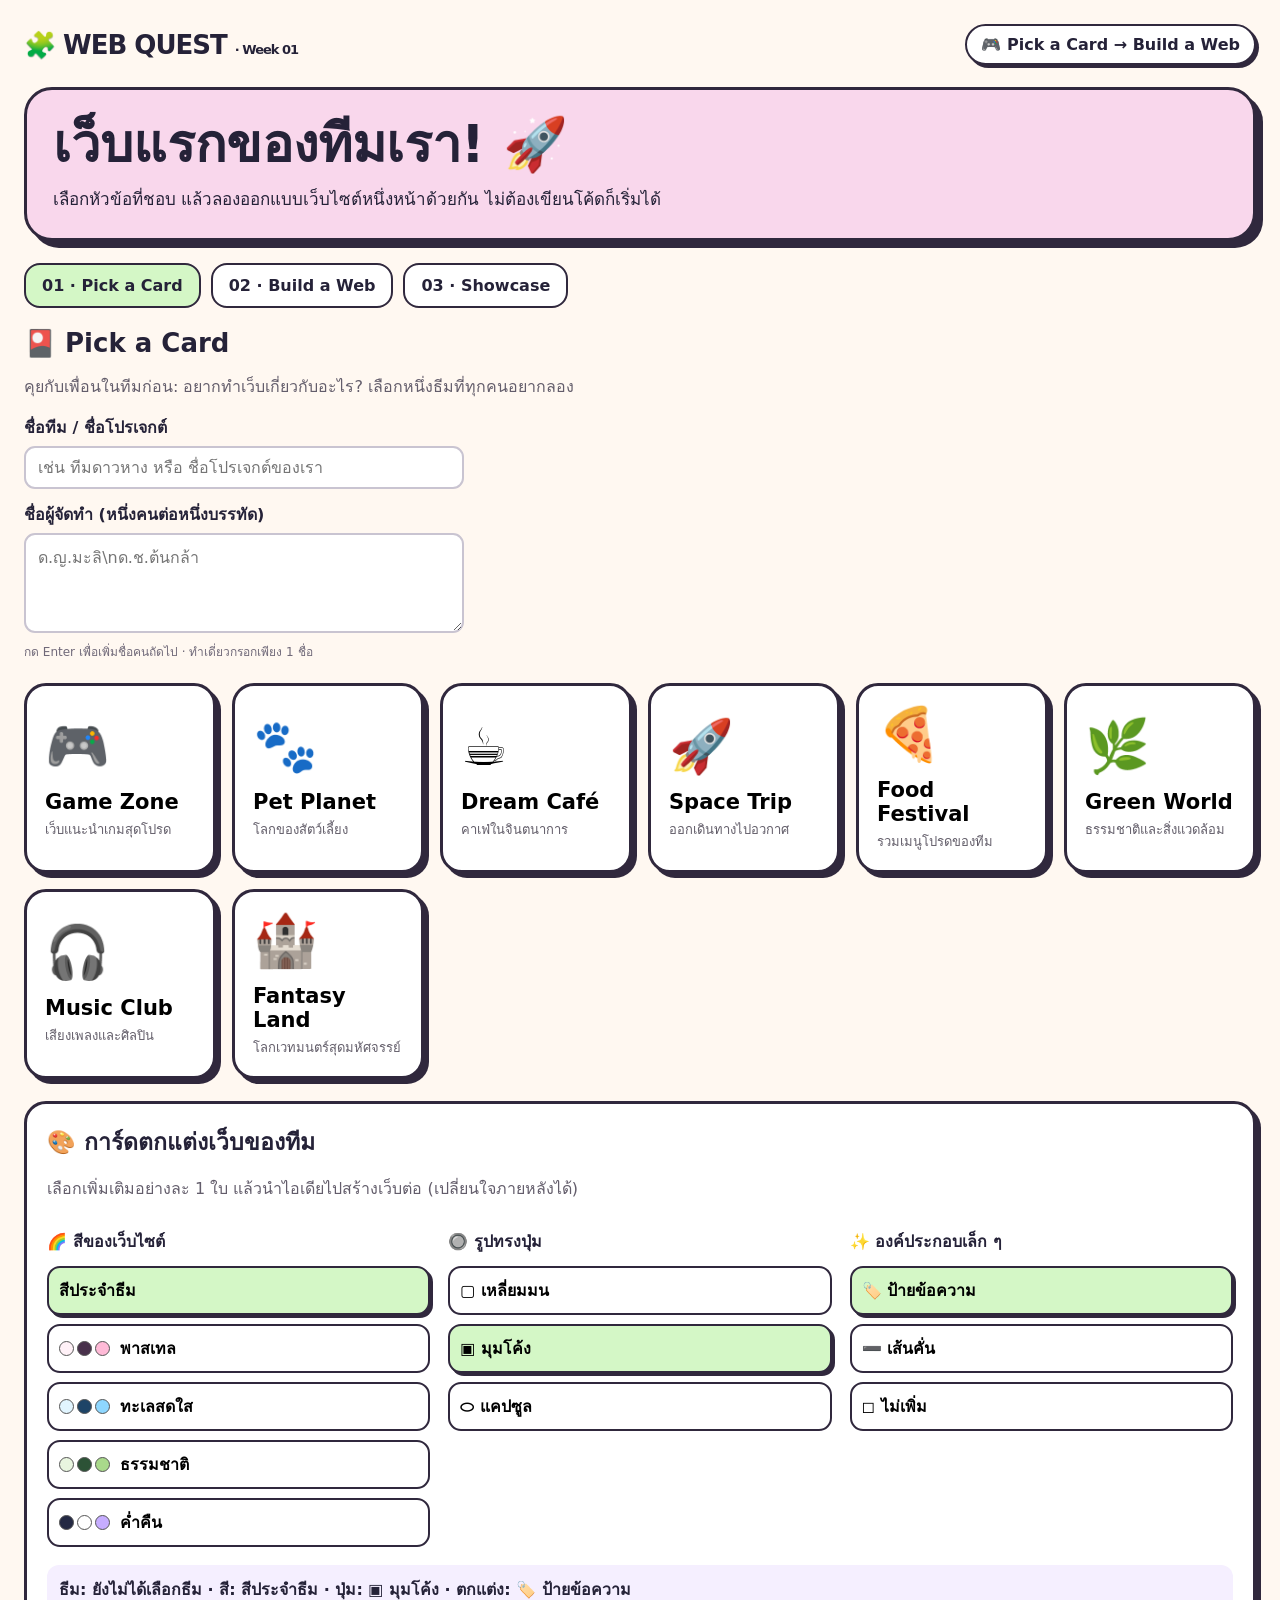
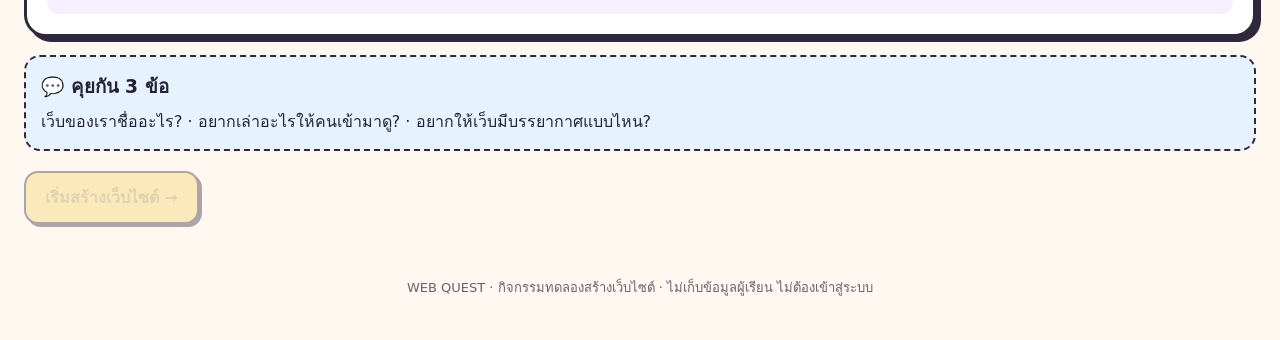
<file: index.html>
<!doctype html>
<html lang="th">

<head>
    <meta charset="utf-8">
    <meta name="viewport" content="width=device-width,initial-scale=1">
    <title>Pick a Card · Build a Web</title>
    <style>
        :root {
            font-family: system-ui, 'Segoe UI', Tahoma, sans-serif;
            color: #252238;
            background: #fff8f1
        }

        * {
            box-sizing: border-box
        }

        body {
            margin: 0
        }

        .shell {
            max-width: 1350px;
            margin: auto;
            padding: 24px
        }

        header {
            display: flex;
            align-items: center;
            justify-content: space-between;
            gap: 12px;
            flex-wrap: wrap
        }

        .brand {
            font-size: 26px;
            font-weight: 900;
            letter-spacing: -1px
        }

        .pill {
            background: #fff;
            border: 2px solid #30283d;
            border-radius: 99px;
            padding: 9px 14px;
            font-weight: 750;
            box-shadow: 3px 3px #30283d
        }

        .hero {
            background: #f9d7ec;
            border: 3px solid #30283d;
            border-radius: 28px;
            padding: 26px;
            margin: 22px 0;
            box-shadow: 7px 7px #30283d
        }

        .hero h1 {
            font-size: clamp(30px, 5vw, 52px);
            line-height: 1.1;
            margin: 0 0 12px
        }

        .hero p {
            margin: 0;
            font-size: 17px
        }

        .steps {
            display: flex;
            gap: 10px;
            flex-wrap: wrap;
            margin: 20px 0
        }

        .step {
            padding: 11px 16px;
            border-radius: 16px;
            border: 2px solid #30283d;
            background: white;
            font-weight: 800
        }

        .step.active {
            background: #d4f7c6
        }

        .screen {
            display: none
        }

        .screen.active {
            display: block
        }

        .section-title {
            font-size: 26px;
            margin: 20px 0 8px
        }

        .muted {
            color: #635d6b
        }

        .cards {
            display: grid;
            grid-template-columns: repeat(auto-fit, minmax(180px, 1fr));
            gap: 16px;
            margin: 22px 0
        }

        .theme-card {
            background: #fff;
            border: 3px solid #30283d;
            border-radius: 22px;
            padding: 18px;
            text-align: left;
            cursor: pointer;
            min-height: 190px;
            box-shadow: 5px 5px #30283d;
            transition: transform .15s, box-shadow .15s;
            font: inherit
        }

        .theme-card:hover,
        .theme-card:focus-visible {
            transform: translate(-2px, -2px);
            box-shadow: 7px 7px #30283d
        }

        .theme-card.selected {
            background: #d4f7c6;
            outline: 3px solid #8acb70;
            outline-offset: 3px
        }

        .theme-emoji {
            font-size: 52px;
            display: block;
            margin-bottom: 13px
        }

        .theme-name {
            font-size: 21px;
            font-weight: 900;
            display: block
        }

        .theme-desc {
            font-size: 13px;
            color: #625d69;
            margin-top: 5px;
            display: block
        }

        .actions {
            display: flex;
            flex-wrap: wrap;
            gap: 12px;
            margin: 20px 0
        }

        .btn {
            font: inherit;
            font-weight: 850;
            border: 2px solid #30283d;
            background: #fff;
            border-radius: 14px;
            padding: 12px 19px;
            cursor: pointer;
            box-shadow: 3px 3px #30283d
        }

        .btn.primary {
            background: #f8d36c
        }

        .btn:disabled {
            opacity: .4;
            cursor: not-allowed
        }

        .btn:hover:not(:disabled) {
            transform: translateY(-1px)
        }

        .workspace {
            display: grid;
            grid-template-columns: minmax(290px, 370px) minmax(0, 1fr);
            gap: 20px;
            align-items: start
        }

        .panel,
        .preview-panel {
            background: white;
            border: 3px solid #30283d;
            border-radius: 22px;
            padding: 20px;
            box-shadow: 5px 5px #30283d
        }

        .panel h3,
        .preview-panel h3 {
            margin: 0 0 14px;
            font-size: 22px
        }

        .field {
            margin: 13px 0
        }

        .field label {
            font-weight: 750;
            display: block;
            margin-bottom: 6px
        }

        .field input,
        .field textarea,
        .field select {
            width: 100%;
            padding: 10px 12px;
            border: 2px solid #c9c4d1;
            border-radius: 11px;
            font: inherit;
            background: #fff
        }

        .field textarea {
            min-height: 72px;
            resize: vertical
        }

        .field input[type=color] {
            height: 45px;
            padding: 3px
        }

        .color-grid {
            display: grid;
            grid-template-columns: 1fr 1fr;
            gap: 10px
        }

        .mini-note {
            font-size: 12px;
            color: #706979
        }

        .browser {
            border: 2px solid #30283d;
            border-radius: 16px;
            overflow: hidden;
            background: #fff
        }

        .browser-top {
            display: flex;
            align-items: center;
            gap: 9px;
            padding: 10px 13px;
            background: #f2eff7;
            border-bottom: 2px solid #30283d
        }

        .dots {
            display: flex;
            gap: 5px
        }

        .dots i {
            width: 9px;
            height: 9px;
            background: #f4a5ae;
            border: 1px solid #30283d;
            border-radius: 50%
        }

        .dots i:nth-child(2) {
            background: #f6d36b
        }

        .dots i:nth-child(3) {
            background: #b5dfa2
        }

        .tab {
            max-width: 65%;
            overflow: hidden;
            white-space: nowrap;
            text-overflow: ellipsis;
            background: #fff;
            border: 1px solid #c6bfce;
            padding: 5px 12px;
            border-radius: 8px;
            font-size: 12px
        }

        .page {
            min-height: 410px;
            padding: 30px;
            transition: background .2s, color .2s
        }

        .page h1 {
            margin: 0 0 10px;
            overflow-wrap: anywhere
        }

        .page p {
            line-height: 1.65;
            overflow-wrap: anywhere
        }

        .visual {
            margin: 20px 0;
            display: grid;
            place-items: center;
            min-height: 130px;
            border: 2px dashed currentColor;
            border-radius: 18px;
            background: #ffffff66
        }

        .visual .illustration {
            font-size: 70px
        }

        .page button {
            border: 0;
            padding: 13px 22px;
            font: inherit;
            font-weight: 850;
            cursor: pointer
        }

        .toast {
            min-height: 22px;
            font-size: 13px;
            font-weight: 700;
            margin-top: 9px
        }

        .challenge {
            background: #e6f3ff;
            border: 2px dashed #30283d;
            padding: 15px;
            border-radius: 16px;
            margin: 18px 0
        }

        .challenge h3 {
            margin: 0 0 8px
        }

        .challenge p {
            margin: 0
        }

        .summary {
            background: #fff;
            border: 3px solid #30283d;
            border-radius: 22px;
            padding: 22px;
            box-shadow: 5px 5px #30283d
        }

        .summary-preview {
            max-width: 750px;
            margin: 20px auto
        }

        .tag {
            display: inline-block;
            padding: 5px 10px;
            background: #e9d9ff;
            border: 1px solid #30283d;
            border-radius: 99px;
            font-size: 12px;
            font-weight: 800
        }

        .footer {
            margin-top: 35px;
            padding: 18px 0;
            color: #68606f;
            font-size: 13px;
            text-align: center
        }

        .checklist {
            display: grid;
            gap: 8px;
            margin: 18px 0
        }

        .checklist label {
            background: #fff;
            border: 2px solid #ddd5e3;
            border-radius: 12px;
            padding: 10px 13px;
            display: flex;
            gap: 10px;
            align-items: center
        }

        .team {
            max-width: 440px
        }

        .hidden {
            display: none !important
        }

        @media(max-width:800px) {
            .workspace {
                grid-template-columns: 1fr
            }

            .shell {
                padding: 14px
            }

            .hero {
                padding: 20px
            }

            .page {
                padding: 20px;
                min-height: 320px
            }
        }

        @media print {

            header,
            .hero,
            .steps,
            .actions,
            .panel,
            .footer,
            .challenge {
                display: none !important
            }

            .workspace {
                display: block
            }

            .preview-panel {
                box-shadow: none
            }
        }

        .pick-custom {
            background: #fff;
            border: 3px solid #30283d;
            border-radius: 22px;
            padding: 20px;
            box-shadow: 5px 5px #30283d;
            margin: 18px 0
        }

        .pick-custom h3 {
            font-size: 23px;
            margin: 0 0 6px
        }

        .pick-custom h4 {
            margin: 12px 0
        }

        .pick-grid {
            display: grid;
            grid-template-columns: repeat(3, minmax(0, 1fr));
            gap: 18px
        }

        .option-cards {
            display: grid;
            gap: 9px
        }

        .option-card {
            display: flex;
            align-items: center;
            gap: 10px;
            text-align: left;
            border: 2px solid #30283d;
            background: #fff;
            border-radius: 13px;
            padding: 10px;
            cursor: pointer;
            font: inherit;
            font-weight: 700
        }

        .option-card.selected {
            background: #d4f7c6;
            box-shadow: 3px 3px #30283d
        }

        .swatches {
            display: flex;
            gap: 3px
        }

        .swatches i {
            width: 15px;
            height: 15px;
            border-radius: 50%;
            border: 1px solid #555
        }

        .pick-summary {
            background: #f5efff;
            border-radius: 12px;
            padding: 12px;
            font-weight: 750;
            margin: 18px 0 0
        }

        .tiny-deco {
            display: inline-block;
            margin-top: 12px;
            padding: 6px 12px;
            border: 2px solid currentColor;
            border-radius: 99px;
            font-size: 13px;
            font-weight: 800
        }

        .tiny-divider {
            border: 0;
            border-top: 3px dashed currentColor;
            margin: 16px 0;
            opacity: .55
        }

        @media(max-width:760px) {
            .pick-grid {
                grid-template-columns: 1fr
            }
        }

        .members-help {
            font-size: 12px;
            color: #706979;
            margin-top: 5px
        }

        .member-list {
            white-space: pre-line
        }

        .submission-box {
            background: #f5efff;
            border: 2px solid #30283d;
            border-radius: 18px;
            padding: 18px;
            margin-top: 18px
        }

        .submission-box h3 {
            margin: 0 0 8px
        }

        .submit-status {
            font-size: 13px;
            color: #635d6b
        }

        .report {
            display: none
        }

        .report-preview {
            border: 2px solid #30283d;
            border-radius: 12px;
            overflow: hidden;
            margin: 14px 0
        }

        .report-preview .page {
            min-height: 230px
        }

        .report-meta {
            display: grid;
            grid-template-columns: 1fr 1fr;
            gap: 8px
        }

        .report-meta p {
            margin: 4px 0;
            overflow-wrap: anywhere
        }

        @media print {
            @page {
                size: A4 portrait;
                margin: 13mm
            }

            body {
                background: #fff !important;
                color: #222 !important
            }

            .shell {
                display: none !important
            }

            .report {
                display: block !important;
                font-family: Tahoma, 'Segoe UI', sans-serif;
                font-size: 11pt;
                color: #222
            }

            .report h1 {
                font-size: 22pt;
                margin: 8px 0
            }

            .report h2 {
                font-size: 14pt
            }

            .report-preview {
                break-inside: avoid
            }

            .report-preview .page {
                min-height: 200px;
                print-color-adjust: exact;
                -webkit-print-color-adjust: exact
            }

            .report-meta {
                break-inside: avoid
            }

            .report .browser-top {
                print-color-adjust: exact;
                -webkit-print-color-adjust: exact
            }
        }
    </style>
</head>

<body>
    <div class="shell">
        <header>
            <div class="brand">🧩 WEB QUEST <span style="font-size:13px;font-weight:700">· Week 01</span></div>
            <div class="pill">🎮 Pick a Card → Build a Web</div>
        </header>
        <div class="hero">
            <h1>เว็บแรกของทีมเรา! 🚀</h1>
            <p>เลือกหัวข้อที่ชอบ แล้วลองออกแบบเว็บไซต์หนึ่งหน้าด้วยกัน ไม่ต้องเขียนโค้ดก็เริ่มได้</p>
        </div>
        <nav class="steps" aria-label="ขั้นตอน"><span class="step active" id="s1">01 · Pick a Card</span><span
                class="step" id="s2">02 · Build a Web</span><span class="step" id="s3">03 · Showcase</span></nav>
        <section id="pick" class="screen active">
            <h2 class="section-title">🎴 Pick a Card</h2>
            <p class="muted">คุยกับเพื่อนในทีมก่อน: อยากทำเว็บเกี่ยวกับอะไร? เลือกหนึ่งธีมที่ทุกคนอยากลอง</p>
            <div class="field team"><label for="team">ชื่อทีม / ชื่อโปรเจกต์</label><input id="team" maxlength="100"
                    placeholder="เช่น ทีมดาวหาง หรือ ชื่อโปรเจกต์ของเรา"></div>
            <div class="field team"><label for="members">ชื่อผู้จัดทำ (หนึ่งคนต่อหนึ่งบรรทัด)</label><textarea
                    id="members" rows="4" placeholder="ด.ญ.มะลิ\nด.ช.ต้นกล้า"></textarea>
                <div class="members-help">กด Enter เพื่อเพิ่มชื่อคนถัดไป · ทำเดี่ยวกรอกเพียง 1 ชื่อ</div>
            </div>
            <div id="cards" class="cards"></div>
            <div class="pick-custom">
                <h3>🎨 การ์ดตกแต่งเว็บของทีม</h3>
                <p class="muted">เลือกเพิ่มเติมอย่างละ 1 ใบ แล้วนำไอเดียไปสร้างเว็บต่อ (เปลี่ยนใจภายหลังได้)</p>
                <div class="pick-grid">
                    <div>
                        <h4>🌈 สีของเว็บไซต์</h4>
                        <div id="paletteCards" class="option-cards"></div>
                    </div>
                    <div>
                        <h4>🔘 รูปทรงปุ่ม</h4>
                        <div id="shapeCards" class="option-cards"></div>
                    </div>
                    <div>
                        <h4>✨ องค์ประกอบเล็ก ๆ</h4>
                        <div id="elementCards" class="option-cards"></div>
                    </div>
                </div>
                <p id="pickSummary" class="pick-summary" aria-live="polite">เลือกธีมหลักเพื่อเริ่มออกแบบกันเลย!</p>
            </div>
            <div class="challenge">
                <h3>💬 คุยกัน 3 ข้อ</h3>
                <p>เว็บของเราชื่ออะไร? · อยากเล่าอะไรให้คนเข้ามาดู? · อยากให้เว็บมีบรรยากาศแบบไหน?</p>
            </div>
            <div class="actions"><button id="start" class="btn primary" disabled>เริ่มสร้างเว็บไซต์ →</button></div>
        </section>
        <section id="build" class="screen">
            <h2 class="section-title">🛠️ Build a Web</h2>
            <p class="muted">ลองปรับค่าทางซ้าย แล้วดูเว็บไซต์เปลี่ยนทางขวาทันที ทำงานร่วมกันได้เลย!</p>
            <div class="workspace">
                <div class="panel">
                    <h3>🎨 ปรับแต่งเว็บไซต์</h3>
                    <div class="field"><label for="siteTitle">ชื่อเว็บไซต์ (ชื่อแท็บ)</label><input id="siteTitle"
                            maxlength="70"></div>
                    <div class="field"><label for="heading">หัวข้อใหญ่บนหน้าเว็บ</label><input id="heading"
                            maxlength="100"></div>
                    <div class="field"><label for="description">ข้อความแนะนำ</label><textarea id="description"
                            maxlength="450"></textarea></div>
                    <div class="field"><label for="imageChoice">ภาพประกอบ</label><select id="imageChoice"></select>
                        <div class="mini-note">ใช้ภาพสัญลักษณ์ที่เตรียมไว้ในระบบ เปิดได้แม้ไม่มีอินเทอร์เน็ต</div>
                    </div>
                    <div class="field"><label for="buttonText">ข้อความบนปุ่ม</label><input id="buttonText"
                            maxlength="35"></div>
                    <div class="field"><label for="buttonMessage">ข้อความเมื่อกดปุ่ม</label><input id="buttonMessage"
                            maxlength="120"></div>
                    <div class="color-grid">
                        <div class="field"><label for="bgColor">สีพื้นหลัง</label><input id="bgColor" type="color">
                        </div>
                        <div class="field"><label for="textColor">สีข้อความ</label><input id="textColor" type="color">
                        </div>
                        <div class="field"><label for="buttonColor">สีปุ่ม</label><input id="buttonColor" type="color">
                        </div>
                        <div class="field"><label for="fontSize">ขนาดหัวข้อ</label><select id="fontSize">
                                <option value="28">เล็ก</option>
                                <option value="38">กลาง</option>
                                <option value="50">ใหญ่</option>
                            </select></div>
                    </div>
                    <div class="field"><label for="align">จัดตำแหน่งข้อความ</label><select id="align">
                            <option value="left">ชิดซ้าย</option>
                            <option value="center">กึ่งกลาง</option>
                            <option value="right">ชิดขวา</option>
                        </select></div>
                    <div class="field"><label for="roundness">รูปทรงปุ่ม</label><select id="roundness">
                            <option value="5">เหลี่ยมมนเล็กน้อย</option>
                            <option value="14">มน</option>
                            <option value="99">แคปซูล</option>
                        </select></div>
                    <div class="field"><label for="showImage"><input type="checkbox" id="showImage" checked
                                style="width:auto"> แสดงภาพประกอบ</label></div>
                    <div class="field"><label for="showButton"><input type="checkbox" id="showButton" checked
                                style="width:auto"> แสดงปุ่ม</label></div>
                </div>
                <div class="preview-panel">
                    <h3>👀 Live Preview</h3>
                    <div class="browser">
                        <div class="browser-top"><span class="dots"><i></i><i></i><i></i></span><span id="tab"
                                class="tab">My Website</span></div>
                        <div class="page" id="page">
                            <h1 id="viewHeading"></h1>
                            <p id="viewDescription"></p>
                            <div id="extraElement"></div>
                            <div class="visual" id="visual"><span id="illustration" class="illustration"></span></div>
                            <button id="viewButton" type="button"></button>
                            <div class="toast" id="toast" role="status"></div>
                        </div>
                    </div>
                    <div class="challenge">
                        <h3>🧠 ลองสังเกต</h3>
                        <p>ชื่อแท็บกับหัวข้อใหญ่ต่างกันอย่างไร? · เปลี่ยนสีพื้นหลังแล้วอะไรเปลี่ยน? · ปุ่มทำอะไรได้บ้าง?
                        </p>
                    </div>
                    <div class="actions"><button class="btn" id="backPick">← เปลี่ยนธีม</button><button class="btn"
                            id="reset">↺ เริ่มค่าธีมใหม่</button><button class="btn primary" id="showcase">พร้อม
                            Showcase →</button></div>
                </div>
            </div>
        </section>
        <section id="share" class="screen">
            <h2 class="section-title">🎉 Showcase Time!</h2>
            <p class="muted">ถึงเวลาให้เพื่อน ๆ ดูเว็บของทีมเราแล้ว</p>
            <div class="summary"><span class="tag" id="teamBadge"></span>
                <h2 id="shareTitle"></h2>
                <p>ชวนทีมอื่นมาดูผลงาน และลองกดปุ่มบนเว็บของเรา!</p>
                <div class="summary-preview" id="sharePreview"></div>
                <div class="field"><strong>👥 ผู้จัดทำ</strong>
                    <p id="shareMembers" class="member-list"></p>
                </div>
                <div class="checklist"><label><input type="checkbox">
                        เราบอกได้ว่าเว็บของเราทำเกี่ยวกับอะไร</label><label><input type="checkbox"> เราลองเปลี่ยนข้อความ
                        สี และภาพแล้ว</label><label><input type="checkbox">
                        เรารู้ว่าชื่อแท็บกับหัวข้อบนเว็บไม่ใช่สิ่งเดียวกัน</label><label><input type="checkbox">
                        เราได้ดูผลงานของเพื่อนอย่างน้อยหนึ่งทีม</label></div>
                <div class="actions"><button id="backBuild" class="btn">← กลับไปแก้เว็บ</button><button id="restart"
                        class="btn">เริ่มโปรเจกต์ใหม่ ↺</button></div>
                <div class="submission-box">
                    <h3>📨 ส่งผลงานให้ครู</h3>
                    <p class="muted">ตรวจชื่อสมาชิกและหน้าเว็บไซต์ให้เรียบร้อยก่อนส่ง สามารถแก้ไขแล้วส่งใหม่ได้</p>
                    <p id="submitStatus" class="submit-status">ยังไม่ได้ส่งงาน</p>
                    <div class="actions"><button id="exportPdf" class="btn">📄 Export PDF</button><button
                            id="submitWork" class="btn primary">📤 ส่งงานให้ครู</button></div>
                    <p class="mini-note">การส่งงานจะเปิดหน้ารับงานใหม่ และแสดงรหัสยืนยันเมื่อระบบรับงานสำเร็จ</p>
                </div>
            </div>
        </section>
        <footer class="footer">WEB QUEST · กิจกรรมทดลองสร้างเว็บไซต์ · ไม่เก็บข้อมูลผู้เรียน ไม่ต้องเข้าสู่ระบบ</footer>
    </div>
    <section class="report" id="printReport">
        <div style="display:flex;justify-content:space-between"><strong>WEB LEARNING STUDIO</strong><strong>WEEK 01 ·
                PORTFOLIO</strong></div>
        <hr>
        <h1>My First Website</h1>
        <p><strong>ชื่อทีม / โปรเจกต์:</strong> <span id="reportTeam"></span></p>
        <div class="report-preview" id="reportPreview"></div>
        <h2>Design Choices</h2>
        <div class="report-meta">
            <p><strong>Theme:</strong> <span id="reportTheme"></span></p>
            <p><strong>Design:</strong> <span id="reportChoices"></span></p>
        </div>
        <h2>ผู้จัดทำ</h2>
        <p class="member-list" id="reportMembers"></p>
        <hr><small>WEB QUEST · Pick a Card + Build a Web · <span id="reportDate"></span></small>
    </section>
    <script>
        'use strict';
        const themes = [{ id: 'game', name: 'Game Zone', emoji: '🎮', desc: 'เว็บแนะนำเกมสุดโปรด', title: 'Pixel Playground', heading: 'Welcome to Game Zone!', description: 'มารู้จักเกมที่พวกเราชอบกันเถอะ', bg: '#e9e4ff', text: '#302456', button: '#ffcf69', images: ['🎮', '🕹️', '👾', '🏆'] }, { id: 'pet', name: 'Pet Planet', emoji: '🐾', desc: 'โลกของสัตว์เลี้ยง', title: 'Pet Planet', heading: 'Hello, Pet Lovers!', description: 'พบกับเพื่อนตัวน้อยสุดน่ารักของเรา', bg: '#fff1d8', text: '#523c31', button: '#f5b2c9', images: ['🐱', '🐶', '🐰', '🐹'] }, { id: 'cafe', name: 'Dream Café', emoji: '☕', desc: 'คาเฟ่ในจินตนาการ', title: 'Dream Café', heading: 'Welcome to Our Café', description: 'เครื่องดื่มอร่อยและมุมพักผ่อนแสนอบอุ่น', bg: '#f7e6db', text: '#51362e', button: '#d6a879', images: ['☕', '🍰', '🧋', '🥐'] }, { id: 'space', name: 'Space Trip', emoji: '🚀', desc: 'ออกเดินทางไปอวกาศ', title: 'Galaxy Explorer', heading: 'Explore the Universe', description: 'ออกเดินทางไปค้นพบดาวเคราะห์และกาแล็กซี', bg: '#e0e9ff', text: '#242d5a', button: '#b5c6ff', images: ['🚀', '🪐', '🌙', '👽'] }, { id: 'food', name: 'Food Festival', emoji: '🍕', desc: 'รวมเมนูโปรดของทีม', title: 'Yummy World', heading: 'Food Makes Us Happy!', description: 'มาดูเมนูโปรดของพวกเรากัน', bg: '#fff0d9', text: '#583323', button: '#ffb78b', images: ['🍕', '🍔', '🍜', '🍣'] }, { id: 'nature', name: 'Green World', emoji: '🌿', desc: 'ธรรมชาติและสิ่งแวดล้อม', title: 'Green World', heading: 'Love Our Planet', description: 'เรื่องเล็ก ๆ ที่ช่วยดูแลโลกของเราได้', bg: '#e5f4dc', text: '#234a32', button: '#b7dfa1', images: ['🌿', '🌻', '🌳', '🦋'] }, { id: 'music', name: 'Music Club', emoji: '🎧', desc: 'เสียงเพลงและศิลปิน', title: 'Music Club', heading: 'Feel the Music!', description: 'เพลย์ลิสต์เพลงโปรดของพวกเรา', bg: '#ffe2f0', text: '#5a2447', button: '#e5b0fa', images: ['🎧', '🎸', '🎤', '🎹'] }, { id: 'fantasy', name: 'Fantasy Land', emoji: '🏰', desc: 'โลกเวทมนตร์สุดมหัศจรรย์', title: 'Magic Kingdom', heading: 'Enter a Magical World', description: 'ยินดีต้อนรับสู่อาณาจักรแห่งจินตนาการ', bg: '#efe4ff', text: '#402a62', button: '#f7d88e', images: ['🏰', '🐉', '🪄', '🦄'] }];
        let selected = null; let pickedPalette = 'original', pickedShape = '14', pickedElement = 'badge'; const palettes = [{ id: 'original', label: 'สีประจำธีม', colors: [] }, { id: 'pastel', label: 'พาสเทล', colors: ['#fff1f7', '#49314c', '#ffbad7'] }, { id: 'ocean', label: 'ทะเลสดใส', colors: ['#e1f5ff', '#1e4467', '#8ed7ff'] }, { id: 'forest', label: 'ธรรมชาติ', colors: ['#e8f5df', '#2c5236', '#a9d98b'] }, { id: 'night', label: 'ค่ำคืน', colors: ['#242943', '#ffffff', '#c6adff'] }]; const shapes = [{ id: '5', label: '▢ เหลี่ยมมน' }, { id: '14', label: '▣ มุมโค้ง' }, { id: '99', label: '⬭ แคปซูล' }]; const elements = [{ id: 'badge', label: '🏷️ ป้ายข้อความ' }, { id: 'divider', label: '➖ เส้นคั่น' }, { id: 'none', label: '◻️ ไม่เพิ่ม' }]; const $ = id => document.getElementById(id); const fields = ['siteTitle', 'heading', 'description', 'imageChoice', 'buttonText', 'buttonMessage', 'bgColor', 'textColor', 'buttonColor', 'fontSize', 'align', 'roundness', 'showImage', 'showButton'];
        function navigate(id) { for (const name of ['pick', 'build', 'share']) $(name).classList.toggle('active', name === id);['s1', 's2', 's3'].forEach((s, i) => $(s).classList.toggle('active', ['pick', 'build', 'share'][i] === id)); window.scrollTo({ top: 0, behavior: 'instant' }); } function choose(id) { selected = themes.find(t => t.id === id); document.querySelectorAll('.theme-card').forEach(el => { const on = el.dataset.id === id; el.classList.toggle('selected', on); el.setAttribute('aria-pressed', String(on)) }); $('start').disabled = false; updatePickSummary(); }
        for (const theme of themes) { const b = document.createElement('button'); b.className = 'theme-card'; b.dataset.id = theme.id; b.type = 'button'; b.setAttribute('aria-pressed', 'false'); const em = document.createElement('span'); em.className = 'theme-emoji'; em.textContent = theme.emoji; const name = document.createElement('span'); name.className = 'theme-name'; name.textContent = theme.name; const desc = document.createElement('span'); desc.className = 'theme-desc'; desc.textContent = theme.desc; b.append(em, name, desc); b.addEventListener('click', () => choose(theme.id)); $('cards').append(b) }
        function makeOptionCards(id, items, selectedValue, handler) { const host = $(id); items.forEach(item => { const b = document.createElement('button'); b.type = 'button'; b.className = 'option-card'; b.dataset.choice = item.id; b.setAttribute('aria-pressed', String(item.id === selectedValue)); if (item.colors?.length) { const sw = document.createElement('span'); sw.className = 'swatches'; item.colors.forEach(c => { const dot = document.createElement('i'); dot.style.backgroundColor = c; sw.append(dot) }); b.append(sw) } b.append(document.createTextNode(item.label)); b.addEventListener('click', () => { handler(item.id); host.querySelectorAll('button').forEach(x => { const on = x.dataset.choice === item.id; x.classList.toggle('selected', on); x.setAttribute('aria-pressed', String(on)) }); updatePickSummary() }); host.append(b) }); host.querySelector(`[data-choice="${selectedValue}"]`)?.classList.add('selected') }
        function updatePickSummary() { const t = selected?.name || 'ยังไม่ได้เลือกธีม'; $('pickSummary').textContent = `ธีม: ${t}  ·  สี: ${palettes.find(p => p.id === pickedPalette).label}  ·  ปุ่ม: ${shapes.find(p => p.id === pickedShape).label}  ·  ตกแต่ง: ${elements.find(p => p.id === pickedElement).label}` }
        makeOptionCards('paletteCards', palettes, pickedPalette, v => pickedPalette = v); makeOptionCards('shapeCards', shapes, pickedShape, v => pickedShape = v); makeOptionCards('elementCards', elements, pickedElement, v => pickedElement = v); updatePickSummary();
        function initTheme() { const t = selected; if (!t) return; const vals = { siteTitle: t.title, heading: t.heading, description: t.description, buttonText: 'คลิกดูสิ!', buttonMessage: 'ยินดีต้อนรับสู่เว็บไซต์ของเรา 🎉', bgColor: t.bg, textColor: t.text, buttonColor: t.button, fontSize: '38', align: 'center', roundness: pickedShape }; if (pickedPalette !== 'original') { const pal = palettes.find(p => p.id === pickedPalette); vals.bgColor = pal.colors[0]; vals.textColor = pal.colors[1]; vals.buttonColor = pal.colors[2] } for (const [k, v] of Object.entries(vals)) $(k).value = v; $('showImage').checked = true; $('showButton').checked = true; $('imageChoice').replaceChildren(); t.images.forEach((im, i) => { const o = document.createElement('option'); o.value = im; o.textContent = im + ' ภาพที่ ' + (i + 1); $('imageChoice').append(o) }); render() }
        function render() { const text = $('textColor').value; const page = $('page'); page.style.backgroundColor = $('bgColor').value; page.style.color = text; page.style.textAlign = $('align').value; $('tab').textContent = $('siteTitle').value || 'Untitled'; $('viewHeading').textContent = $('heading').value; $('viewHeading').style.fontSize = $('fontSize').value + 'px'; $('viewDescription').textContent = $('description').value; $('illustration').textContent = $('imageChoice').value; $('visual').classList.toggle('hidden', !$('showImage').checked); const button = $('viewButton'); button.textContent = $('buttonText').value || 'ปุ่ม'; button.style.backgroundColor = $('buttonColor').value; button.style.color = '#242238'; button.style.borderRadius = $('roundness').value + 'px'; button.classList.toggle('hidden', !$('showButton').checked); const extra = $('extraElement'); extra.replaceChildren(); if (pickedElement === 'badge') { const badge = document.createElement('span'); badge.className = 'tiny-deco'; badge.textContent = '✨ เว็บไซต์ของทีมเรา'; extra.append(badge) } else if (pickedElement === 'divider') { const hr = document.createElement('hr'); hr.className = 'tiny-divider'; extra.append(hr) } $('toast').textContent = '' }
        fields.forEach(id => $(id).addEventListener('input', render)); $('viewButton').addEventListener('click', () => { $('toast').textContent = $('buttonMessage').value || 'คุณกดปุ่มแล้ว!' }); $('start').addEventListener('click', () => { if (!selected) return; initTheme(); navigate('build') }); $('backPick').addEventListener('click', () => navigate('pick')); $('reset').addEventListener('click', initTheme); $('showcase').addEventListener('click', () => { const browser = document.querySelector('#build .browser').cloneNode(true); browser.querySelector('#toast').textContent = ''; browser.querySelector('button').addEventListener('click', () => { browser.querySelector('#toast').textContent = $('buttonMessage').value || 'คุณกดปุ่มแล้ว!' }); $('sharePreview').replaceChildren(browser); $('teamBadge').textContent = ($('team').value.trim() || 'ทีมของเรา') + ' · ' + selected.name; $('shareTitle').textContent = $('heading').value || 'เว็บไซต์ของเรา'; navigate('share') }); $('backBuild').addEventListener('click', () => navigate('build'));

        // Week 01 enhancement: local draft, printable portfolio and server submission.
        const STORAGE_KEY = 'webquest-week01-draft-v2';
        const SUBMISSION_URL = 'https://script.google.com/macros/s/AKfycbyhje1FBRVRr29LWboxqVKpJSXcP6aOvkDretjeNwZAXtFPttQ7ZD_YZ9O8llAg3Jaz/exec'; // วาง URL /exec ของ Google Apps Script หลัง deploy
        let projectId = ''; let lastSubmissionId = ''; let saveTimer;
        function newProjectId() { return 'PRJ-' + (crypto.randomUUID ? crypto.randomUUID() : Date.now().toString(36) + '-' + Math.random().toString(36).slice(2)); }
        function memberNames() { return $('members').value.split(/\r?\n/).map(v => v.trim()).filter(Boolean).slice(0, 50) }
        function snapshot() { const values = {}; fields.forEach(id => { values[id] = ['showImage', 'showButton'].includes(id) ? $(id).checked : $(id).value }); return { projectId, team: $('team').value, members: $('members').value, selectedId: selected?.id || null, pickedPalette, pickedShape, pickedElement, values, lastSubmissionId }; }
        function saveDraft() { try { localStorage.setItem(STORAGE_KEY, JSON.stringify(snapshot())) } catch (e) { console.warn('Unable to save draft', e) } }
        function scheduleSave() { clearTimeout(saveTimer); saveTimer = setTimeout(saveDraft, 250) }
        function restoreDraft() { try { const d = JSON.parse(localStorage.getItem(STORAGE_KEY) || 'null'); if (!d) return; projectId = d.projectId || newProjectId(); lastSubmissionId = d.lastSubmissionId || ''; $('team').value = d.team || ''; $('members').value = d.members || ''; pickedPalette = d.pickedPalette || 'original'; pickedShape = d.pickedShape || '14'; pickedElement = d.pickedElement || 'badge'; if (d.selectedId && themes.some(t => t.id === d.selectedId)) { choose(d.selectedId); initTheme(); for (const [k, v] of Object.entries(d.values || {})) { if (!$(k)) continue; if (k === 'imageChoice' && !Array.from($(k).options).some(o => o.value === v)) continue; if (['showImage', 'showButton'].includes(k)) $(k).checked = Boolean(v); else $(k).value = v } render() } document.querySelectorAll('.option-cards').forEach(host => { const v = host.id === 'paletteCards' ? pickedPalette : host.id === 'shapeCards' ? pickedShape : pickedElement; host.querySelectorAll('button').forEach(b => { const on = b.dataset.choice === v; b.classList.toggle('selected', on); b.setAttribute('aria-pressed', String(on)) }) }); updatePickSummary() } catch (e) { console.warn('Unable to restore draft', e) } }
        function updateShowcase() { if (!selected) return; $('shareMembers').textContent = memberNames().map((n, i) => (i + 1) + '. ' + n).join('\n') || 'ยังไม่ได้กรอกชื่อผู้จัดทำ'; $('submitStatus').textContent = lastSubmissionId ? 'ส่งล่าสุด: ' + lastSubmissionId + ' (โปรดตรวจใบรับงานจากระบบด้วย)' : 'ยังไม่ได้ส่งงาน' }
        function reportData() { return { projectId, team: $('team').value.trim(), members: memberNames(), theme: selected?.name || '', palette: palettes.find(x => x.id === pickedPalette)?.label || '', shape: shapes.find(x => x.id === pickedShape)?.label || '', element: elements.find(x => x.id === pickedElement)?.label || '', site: Object.fromEntries(fields.map(id => [id, ['showImage', 'showButton'].includes(id) ? $(id).checked : $(id).value])), createdAt: new Date().toISOString() } }
        function makeReport() { const d = reportData(); $('reportTeam').textContent = d.team; $('reportMembers').textContent = d.members.map((n, i) => (i + 1) + '. ' + n).join('\n'); $('reportTheme').textContent = d.theme; $('reportChoices').textContent = [d.palette, d.shape, d.element].join(' · '); $('reportDate').textContent = new Date().toLocaleString('th-TH'); const clone = document.querySelector('#build .browser').cloneNode(true); clone.querySelector('#toast').textContent = ''; clone.querySelector('button')?.setAttribute('disabled', ''); $('reportPreview').replaceChildren(clone) }
        function validateSubmission() { if (!$('team').value.trim()) { alert('กรุณากรอกชื่อทีม / ชื่อโปรเจกต์'); navigate('pick'); $('team').focus(); return false } if (!memberNames().length) { alert('กรุณากรอกชื่อผู้จัดทำอย่างน้อย 1 คน'); navigate('pick'); $('members').focus(); return false } if (!selected) { alert('กรุณาเลือกธีมก่อน'); navigate('pick'); return false } return true }
        $('exportPdf').addEventListener('click', () => { if (!validateSubmission()) return; makeReport(); window.print() });
        $('submitWork').addEventListener('click', () => { if (!validateSubmission()) return; if (!SUBMISSION_URL) { alert('ยังไม่ได้ตั้งค่า Google Apps Script สำหรับรับงาน กรุณาใช้ Export PDF ไปก่อน'); return } if (!confirm('ยืนยันส่งผลงานให้ครู? ระบบจะเปิดหน้าใบรับงานในแท็บใหม่')) return; const d = reportData(); d.requestId = crypto.randomUUID ? crypto.randomUUID() : newProjectId(); const f = document.createElement('form'); f.method = 'POST'; f.action = SUBMISSION_URL; f.target = '_blank'; const input = document.createElement('input'); input.type = 'hidden'; input.name = 'payload'; input.value = JSON.stringify(d); f.append(input); document.body.append(f); f.submit(); f.remove(); $('submitStatus').textContent = 'เปิดหน้ารับงานแล้ว กรุณาตรวจผลในแท็บใหม่ (ยังไม่ยืนยันว่าได้รับงาน)'; saveDraft() });
        $('team').addEventListener('input', scheduleSave); $('members').addEventListener('input', scheduleSave); fields.forEach(id => $(id).addEventListener('input', scheduleSave)); document.querySelectorAll('.theme-card,.option-card').forEach(b => b.addEventListener('click', scheduleSave)); $('start').addEventListener('click', scheduleSave); $('reset').addEventListener('click', scheduleSave); $('showcase').addEventListener('click', () => { updateShowcase(); saveDraft() });
        // Override the original reset-to-new-team handler to keep previous drafts safe from accidental clicks.
        $('restart').addEventListener('click', () => { if (!confirm('เริ่มโปรเจกต์ใหม่? ข้อมูลฉบับร่างบนเครื่องนี้จะถูกแทนที่ (ไฟล์ที่ส่งแล้วไม่ถูกลบ)')) return; projectId = newProjectId(); lastSubmissionId = ''; $('members').value = ''; $('team').value = ''; selected = null; pickedPalette = 'original'; pickedShape = '14'; pickedElement = 'badge'; $('start').disabled = true; document.querySelectorAll('.theme-card').forEach(b => { b.classList.remove('selected'); b.setAttribute('aria-pressed', 'false') }); document.querySelectorAll('.checklist input').forEach(c => c.checked = false); navigate('pick'); saveDraft() }, true);
        projectId = newProjectId(); restoreDraft();
    </script>
</body>

</html>
</file>
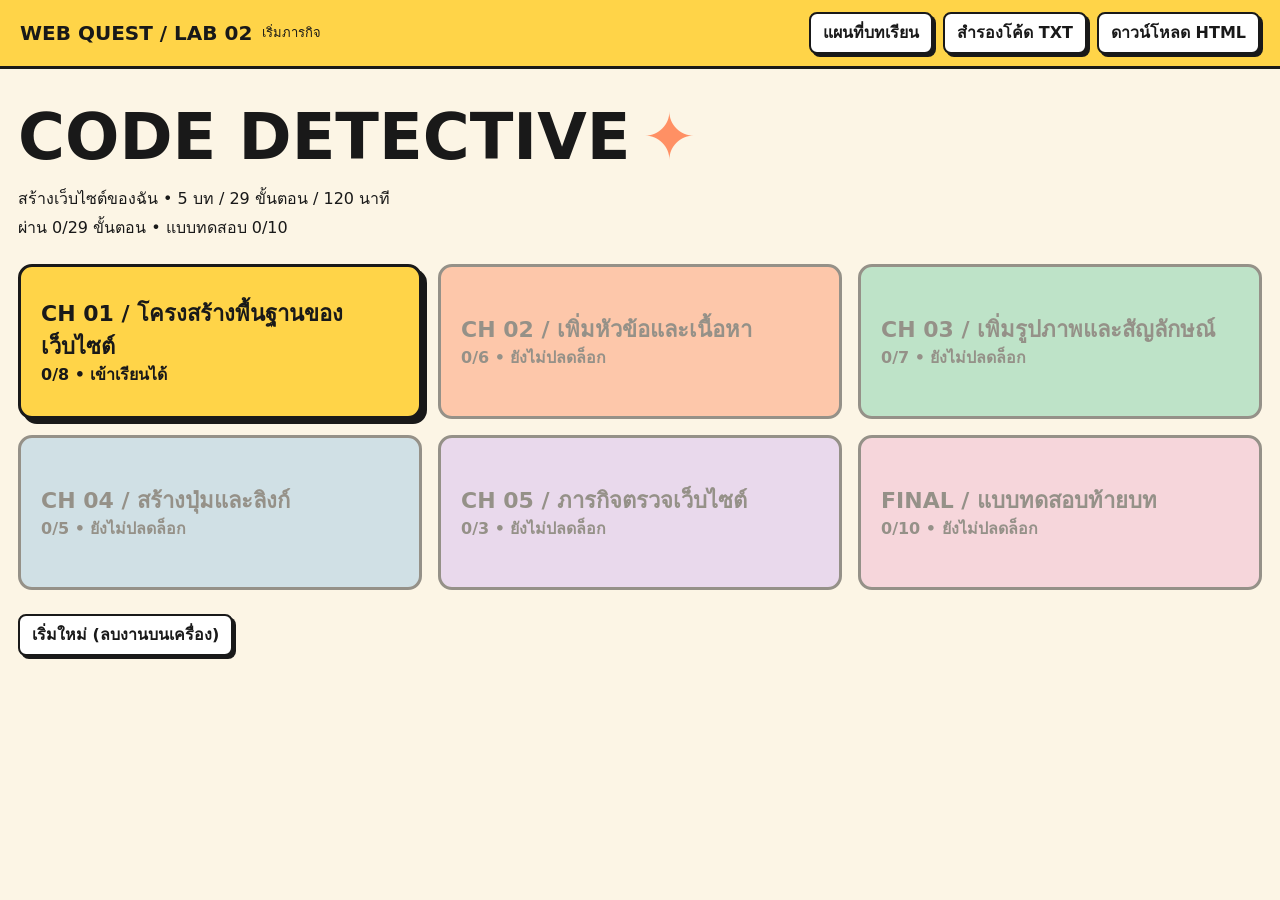
<file: lab02/index.html>
<!doctype html><html lang="th"><head><meta charset="utf-8"><meta name="viewport" content="width=device-width,initial-scale=1"><title>LAB 02 • Code Detective</title><link rel="stylesheet" href="style.css?v=05"></head><body><header><b>WEB QUEST / LAB 02</b><span id="status">เริ่มภารกิจ</span><button id="mapBtn">แผนที่บทเรียน</button><button id="backup">สำรองโค้ด TXT</button><button id="export">ดาวน์โหลด HTML</button></header><main><section id="map"><h1>CODE DETECTIVE<span>✦</span></h1><p>สร้างเว็บไซต์ของฉัน • 5 บท / 29 ขั้นตอน / 120 นาที</p><p id="progress"></p><div id="cards"></div><button id="reset">เริ่มใหม่ (ลบงานบนเครื่อง)</button></section><section id="work" hidden><div class="nav"><select id="stepSelect" aria-label="เลือกขั้นตอน"></select><b id="chapter"></b></div><article class="learn"><h2 id="stepTitle"></h2><details id="learnDetails" open><summary><span class="knowledgeIcon" aria-hidden="true">▤</span><span><small>01 / LEARN — KNOWLEDGE ZONE (พื้นที่เรียนรู้)</small><strong>ทำความเข้าใจก่อนลงมือเขียน</strong></span></summary><div id="concept" class="knowledgeBody"></div></details><details id="typeDetails" class="typeGuide" open><summary>02 / TYPE — ลงมือพิมพ์</summary><div id="guidedSteps"></div></details><p id="extra"></p><div id="classification"></div></article><div class="panels"><section class="panel"><h3 class="orange">01 / EXAMPLE (ตัวอย่าง)</h3><div class="exampleScroll"><div id="example"></div><div id="library"></div></div></section><section class="panel editor"><h3 class="yellow">02 / CODE EDITOR (พื้นที่เขียนโค้ด) <small id="editorLabel"></small></h3><textarea id="code" spellcheck="false" aria-label="HTML code" autocapitalize="off" autocomplete="off"></textarea><button id="run">แสดงผล ▶</button></section><section class="panel"><h3 class="mint">03 / LIVE VIEW (แสดงผลเว็บไซต์) <select id="mode" aria-label="Live View"><option value="Browser">Browser (หน้าเว็บ)</option><option value="Structure">Structure (โครงสร้าง)</option><option value="DOM Tree">DOM Tree (แผนผังแท็ก)</option></select></h3><div id="tab"></div><iframe id="preview" sandbox="" title="Safe HTML preview"></iframe><div id="tree" hidden></div><div id="dest"></div></section></div><article class="detect"><b>DETECTIVE QUESTION (คำถามนักสืบ)</b><p id="question"></p><label><input type="checkbox" id="observed"> ทดลอง / สังเกต / ตรวจด้วยตนเองแล้ว</label></article><div id="feedback" role="status"></div><div class="actions"><button id="back">← ย้อนกลับ</button><button id="hint">คำใบ้</button><button id="check" class="primary">ตรวจสอบโค้ด</button><button id="next" disabled>ถัดไป →</button></div><pre id="hintText" hidden></pre></section><section id="quizPage" hidden><h1>FINAL CHALLENGE (แบบทดสอบท้ายบท)</h1><div id="quizContent"></div></section></main><script src="data.js?v=05"></script><script src="app.js?v=05"></script></body></html>
</file>
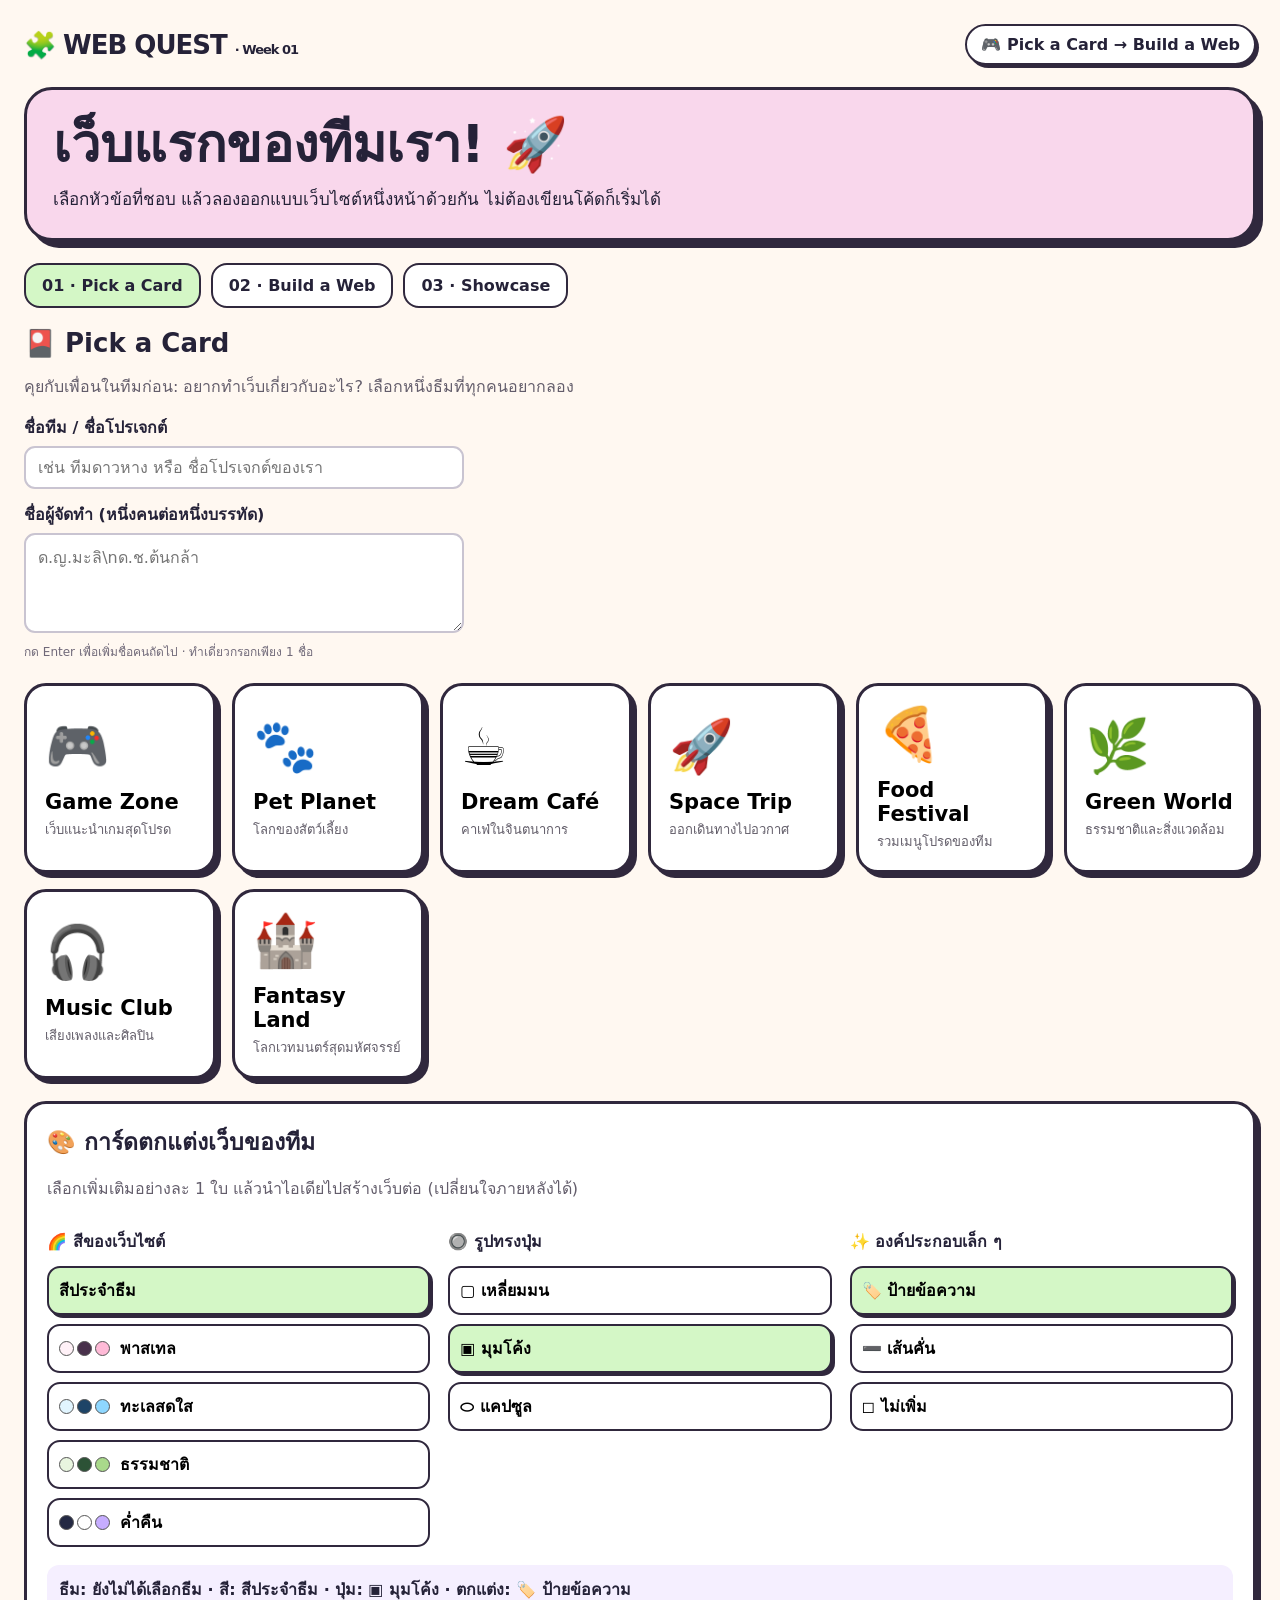
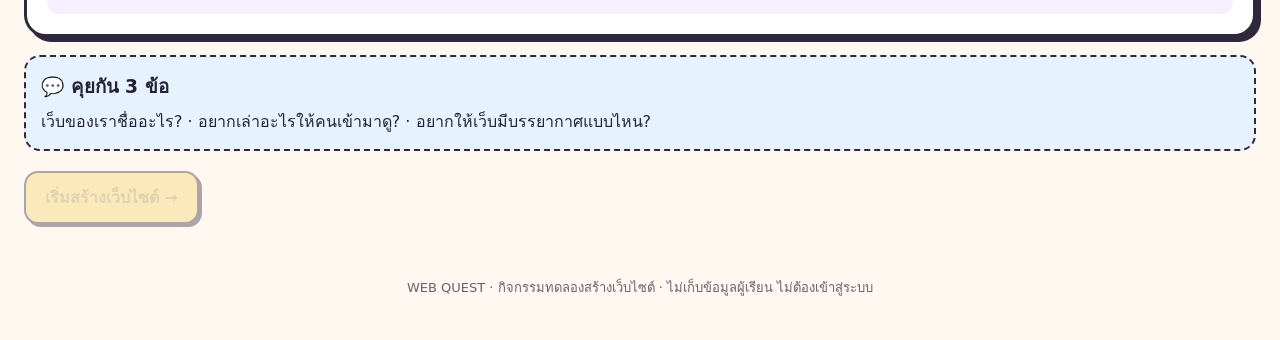
<file: web_learning_studio_week01_updated.html>
<!doctype html>
<html lang="th"><head><meta charset="utf-8"><meta name="viewport" content="width=device-width,initial-scale=1"><title>Pick a Card · Build a Web</title><style>
:root{font-family:system-ui,'Segoe UI',Tahoma,sans-serif;color:#252238;background:#fff8f1}*{box-sizing:border-box}body{margin:0}.shell{max-width:1350px;margin:auto;padding:24px}header{display:flex;align-items:center;justify-content:space-between;gap:12px;flex-wrap:wrap}.brand{font-size:26px;font-weight:900;letter-spacing:-1px}.pill{background:#fff;border:2px solid #30283d;border-radius:99px;padding:9px 14px;font-weight:750;box-shadow:3px 3px #30283d}.hero{background:#f9d7ec;border:3px solid #30283d;border-radius:28px;padding:26px;margin:22px 0;box-shadow:7px 7px #30283d}.hero h1{font-size:clamp(30px,5vw,52px);line-height:1.1;margin:0 0 12px}.hero p{margin:0;font-size:17px}.steps{display:flex;gap:10px;flex-wrap:wrap;margin:20px 0}.step{padding:11px 16px;border-radius:16px;border:2px solid #30283d;background:white;font-weight:800}.step.active{background:#d4f7c6}.screen{display:none}.screen.active{display:block}.section-title{font-size:26px;margin:20px 0 8px}.muted{color:#635d6b}.cards{display:grid;grid-template-columns:repeat(auto-fit,minmax(180px,1fr));gap:16px;margin:22px 0}.theme-card{background:#fff;border:3px solid #30283d;border-radius:22px;padding:18px;text-align:left;cursor:pointer;min-height:190px;box-shadow:5px 5px #30283d;transition:transform .15s,box-shadow .15s;font:inherit}.theme-card:hover,.theme-card:focus-visible{transform:translate(-2px,-2px);box-shadow:7px 7px #30283d}.theme-card.selected{background:#d4f7c6;outline:3px solid #8acb70;outline-offset:3px}.theme-emoji{font-size:52px;display:block;margin-bottom:13px}.theme-name{font-size:21px;font-weight:900;display:block}.theme-desc{font-size:13px;color:#625d69;margin-top:5px;display:block}.actions{display:flex;flex-wrap:wrap;gap:12px;margin:20px 0}.btn{font:inherit;font-weight:850;border:2px solid #30283d;background:#fff;border-radius:14px;padding:12px 19px;cursor:pointer;box-shadow:3px 3px #30283d}.btn.primary{background:#f8d36c}.btn:disabled{opacity:.4;cursor:not-allowed}.btn:hover:not(:disabled){transform:translateY(-1px)}.workspace{display:grid;grid-template-columns:minmax(290px,370px) minmax(0,1fr);gap:20px;align-items:start}.panel,.preview-panel{background:white;border:3px solid #30283d;border-radius:22px;padding:20px;box-shadow:5px 5px #30283d}.panel h3,.preview-panel h3{margin:0 0 14px;font-size:22px}.field{margin:13px 0}.field label{font-weight:750;display:block;margin-bottom:6px}.field input,.field textarea,.field select{width:100%;padding:10px 12px;border:2px solid #c9c4d1;border-radius:11px;font:inherit;background:#fff}.field textarea{min-height:72px;resize:vertical}.field input[type=color]{height:45px;padding:3px}.color-grid{display:grid;grid-template-columns:1fr 1fr;gap:10px}.mini-note{font-size:12px;color:#706979}.browser{border:2px solid #30283d;border-radius:16px;overflow:hidden;background:#fff}.browser-top{display:flex;align-items:center;gap:9px;padding:10px 13px;background:#f2eff7;border-bottom:2px solid #30283d}.dots{display:flex;gap:5px}.dots i{width:9px;height:9px;background:#f4a5ae;border:1px solid #30283d;border-radius:50%}.dots i:nth-child(2){background:#f6d36b}.dots i:nth-child(3){background:#b5dfa2}.tab{max-width:65%;overflow:hidden;white-space:nowrap;text-overflow:ellipsis;background:#fff;border:1px solid #c6bfce;padding:5px 12px;border-radius:8px;font-size:12px}.page{min-height:410px;padding:30px;transition:background .2s,color .2s}.page h1{margin:0 0 10px;overflow-wrap:anywhere}.page p{line-height:1.65;overflow-wrap:anywhere}.visual{margin:20px 0;display:grid;place-items:center;min-height:130px;border:2px dashed currentColor;border-radius:18px;background:#ffffff66}.visual .illustration{font-size:70px}.page button{border:0;padding:13px 22px;font:inherit;font-weight:850;cursor:pointer}.toast{min-height:22px;font-size:13px;font-weight:700;margin-top:9px}.challenge{background:#e6f3ff;border:2px dashed #30283d;padding:15px;border-radius:16px;margin:18px 0}.challenge h3{margin:0 0 8px}.challenge p{margin:0}.summary{background:#fff;border:3px solid #30283d;border-radius:22px;padding:22px;box-shadow:5px 5px #30283d}.summary-preview{max-width:750px;margin:20px auto}.tag{display:inline-block;padding:5px 10px;background:#e9d9ff;border:1px solid #30283d;border-radius:99px;font-size:12px;font-weight:800}.footer{margin-top:35px;padding:18px 0;color:#68606f;font-size:13px;text-align:center}.checklist{display:grid;gap:8px;margin:18px 0}.checklist label{background:#fff;border:2px solid #ddd5e3;border-radius:12px;padding:10px 13px;display:flex;gap:10px;align-items:center}.team{max-width:440px}.hidden{display:none!important}@media(max-width:800px){.workspace{grid-template-columns:1fr}.shell{padding:14px}.hero{padding:20px}.page{padding:20px;min-height:320px}}@media print{header,.hero,.steps,.actions,.panel,.footer,.challenge{display:none!important}.workspace{display:block}.preview-panel{box-shadow:none}}
.pick-custom{background:#fff;border:3px solid #30283d;border-radius:22px;padding:20px;box-shadow:5px 5px #30283d;margin:18px 0}.pick-custom h3{font-size:23px;margin:0 0 6px}.pick-custom h4{margin:12px 0}.pick-grid{display:grid;grid-template-columns:repeat(3,minmax(0,1fr));gap:18px}.option-cards{display:grid;gap:9px}.option-card{display:flex;align-items:center;gap:10px;text-align:left;border:2px solid #30283d;background:#fff;border-radius:13px;padding:10px;cursor:pointer;font:inherit;font-weight:700}.option-card.selected{background:#d4f7c6;box-shadow:3px 3px #30283d}.swatches{display:flex;gap:3px}.swatches i{width:15px;height:15px;border-radius:50%;border:1px solid #555}.pick-summary{background:#f5efff;border-radius:12px;padding:12px;font-weight:750;margin:18px 0 0}.tiny-deco{display:inline-block;margin-top:12px;padding:6px 12px;border:2px solid currentColor;border-radius:99px;font-size:13px;font-weight:800}.tiny-divider{border:0;border-top:3px dashed currentColor;margin:16px 0;opacity:.55}@media(max-width:760px){.pick-grid{grid-template-columns:1fr}}

.members-help{font-size:12px;color:#706979;margin-top:5px}.member-list{white-space:pre-line}.submission-box{background:#f5efff;border:2px solid #30283d;border-radius:18px;padding:18px;margin-top:18px}.submission-box h3{margin:0 0 8px}.submit-status{font-size:13px;color:#635d6b}.report{display:none}.report-preview{border:2px solid #30283d;border-radius:12px;overflow:hidden;margin:14px 0}.report-preview .page{min-height:230px}.report-meta{display:grid;grid-template-columns:1fr 1fr;gap:8px}.report-meta p{margin:4px 0;overflow-wrap:anywhere}@media print{@page{size:A4 portrait;margin:13mm}body{background:#fff!important;color:#222!important}.shell{display:none!important}.report{display:block!important;font-family:Tahoma,'Segoe UI',sans-serif;font-size:11pt;color:#222}.report h1{font-size:22pt;margin:8px 0}.report h2{font-size:14pt}.report-preview{break-inside:avoid}.report-preview .page{min-height:200px;print-color-adjust:exact;-webkit-print-color-adjust:exact}.report-meta{break-inside:avoid}.report .browser-top{print-color-adjust:exact;-webkit-print-color-adjust:exact}}
</style></head><body><div class="shell"><header><div class="brand">🧩 WEB QUEST <span style="font-size:13px;font-weight:700">· Week 01</span></div><div class="pill">🎮 Pick a Card → Build a Web</div></header><div class="hero"><h1>เว็บแรกของทีมเรา! 🚀</h1><p>เลือกหัวข้อที่ชอบ แล้วลองออกแบบเว็บไซต์หนึ่งหน้าด้วยกัน ไม่ต้องเขียนโค้ดก็เริ่มได้</p></div><nav class="steps" aria-label="ขั้นตอน"><span class="step active" id="s1">01 · Pick a Card</span><span class="step" id="s2">02 · Build a Web</span><span class="step" id="s3">03 · Showcase</span></nav>
<section id="pick" class="screen active"><h2 class="section-title">🎴 Pick a Card</h2><p class="muted">คุยกับเพื่อนในทีมก่อน: อยากทำเว็บเกี่ยวกับอะไร? เลือกหนึ่งธีมที่ทุกคนอยากลอง</p><div class="field team"><label for="team">ชื่อทีม / ชื่อโปรเจกต์</label><input id="team" maxlength="100" placeholder="เช่น ทีมดาวหาง หรือ ชื่อโปรเจกต์ของเรา"></div><div class="field team"><label for="members">ชื่อผู้จัดทำ (หนึ่งคนต่อหนึ่งบรรทัด)</label><textarea id="members" rows="4" placeholder="ด.ญ.มะลิ\nด.ช.ต้นกล้า"></textarea><div class="members-help">กด Enter เพื่อเพิ่มชื่อคนถัดไป · ทำเดี่ยวกรอกเพียง 1 ชื่อ</div></div><div id="cards" class="cards"></div><div class="pick-custom"><h3>🎨 การ์ดตกแต่งเว็บของทีม</h3><p class="muted">เลือกเพิ่มเติมอย่างละ 1 ใบ แล้วนำไอเดียไปสร้างเว็บต่อ (เปลี่ยนใจภายหลังได้)</p><div class="pick-grid"><div><h4>🌈 สีของเว็บไซต์</h4><div id="paletteCards" class="option-cards"></div></div><div><h4>🔘 รูปทรงปุ่ม</h4><div id="shapeCards" class="option-cards"></div></div><div><h4>✨ องค์ประกอบเล็ก ๆ</h4><div id="elementCards" class="option-cards"></div></div></div><p id="pickSummary" class="pick-summary" aria-live="polite">เลือกธีมหลักเพื่อเริ่มออกแบบกันเลย!</p></div><div class="challenge"><h3>💬 คุยกัน 3 ข้อ</h3><p>เว็บของเราชื่ออะไร? · อยากเล่าอะไรให้คนเข้ามาดู? · อยากให้เว็บมีบรรยากาศแบบไหน?</p></div><div class="actions"><button id="start" class="btn primary" disabled>เริ่มสร้างเว็บไซต์ →</button></div></section>
<section id="build" class="screen"><h2 class="section-title">🛠️ Build a Web</h2><p class="muted">ลองปรับค่าทางซ้าย แล้วดูเว็บไซต์เปลี่ยนทางขวาทันที ทำงานร่วมกันได้เลย!</p><div class="workspace"><div class="panel"><h3>🎨 ปรับแต่งเว็บไซต์</h3><div class="field"><label for="siteTitle">ชื่อเว็บไซต์ (ชื่อแท็บ)</label><input id="siteTitle" maxlength="70"></div><div class="field"><label for="heading">หัวข้อใหญ่บนหน้าเว็บ</label><input id="heading" maxlength="100"></div><div class="field"><label for="description">ข้อความแนะนำ</label><textarea id="description" maxlength="450"></textarea></div><div class="field"><label for="imageChoice">ภาพประกอบ</label><select id="imageChoice"></select><div class="mini-note">ใช้ภาพสัญลักษณ์ที่เตรียมไว้ในระบบ เปิดได้แม้ไม่มีอินเทอร์เน็ต</div></div><div class="field"><label for="buttonText">ข้อความบนปุ่ม</label><input id="buttonText" maxlength="35"></div><div class="field"><label for="buttonMessage">ข้อความเมื่อกดปุ่ม</label><input id="buttonMessage" maxlength="120"></div><div class="color-grid"><div class="field"><label for="bgColor">สีพื้นหลัง</label><input id="bgColor" type="color"></div><div class="field"><label for="textColor">สีข้อความ</label><input id="textColor" type="color"></div><div class="field"><label for="buttonColor">สีปุ่ม</label><input id="buttonColor" type="color"></div><div class="field"><label for="fontSize">ขนาดหัวข้อ</label><select id="fontSize"><option value="28">เล็ก</option><option value="38">กลาง</option><option value="50">ใหญ่</option></select></div></div><div class="field"><label for="align">จัดตำแหน่งข้อความ</label><select id="align"><option value="left">ชิดซ้าย</option><option value="center">กึ่งกลาง</option><option value="right">ชิดขวา</option></select></div><div class="field"><label for="roundness">รูปทรงปุ่ม</label><select id="roundness"><option value="5">เหลี่ยมมนเล็กน้อย</option><option value="14">มน</option><option value="99">แคปซูล</option></select></div><div class="field"><label for="showImage"><input type="checkbox" id="showImage" checked style="width:auto"> แสดงภาพประกอบ</label></div><div class="field"><label for="showButton"><input type="checkbox" id="showButton" checked style="width:auto"> แสดงปุ่ม</label></div></div><div class="preview-panel"><h3>👀 Live Preview</h3><div class="browser"><div class="browser-top"><span class="dots"><i></i><i></i><i></i></span><span id="tab" class="tab">My Website</span></div><div class="page" id="page"><h1 id="viewHeading"></h1><p id="viewDescription"></p><div id="extraElement"></div><div class="visual" id="visual"><span id="illustration" class="illustration"></span></div><button id="viewButton" type="button"></button><div class="toast" id="toast" role="status"></div></div></div><div class="challenge"><h3>🧠 ลองสังเกต</h3><p>ชื่อแท็บกับหัวข้อใหญ่ต่างกันอย่างไร? · เปลี่ยนสีพื้นหลังแล้วอะไรเปลี่ยน? · ปุ่มทำอะไรได้บ้าง?</p></div><div class="actions"><button class="btn" id="backPick">← เปลี่ยนธีม</button><button class="btn" id="reset">↺ เริ่มค่าธีมใหม่</button><button class="btn primary" id="showcase">พร้อม Showcase →</button></div></div></div></section>
<section id="share" class="screen"><h2 class="section-title">🎉 Showcase Time!</h2><p class="muted">ถึงเวลาให้เพื่อน ๆ ดูเว็บของทีมเราแล้ว</p><div class="summary"><span class="tag" id="teamBadge"></span><h2 id="shareTitle"></h2><p>ชวนทีมอื่นมาดูผลงาน และลองกดปุ่มบนเว็บของเรา!</p><div class="summary-preview" id="sharePreview"></div><div class="field"><strong>👥 ผู้จัดทำ</strong><p id="shareMembers" class="member-list"></p></div><div class="checklist"><label><input type="checkbox"> เราบอกได้ว่าเว็บของเราทำเกี่ยวกับอะไร</label><label><input type="checkbox"> เราลองเปลี่ยนข้อความ สี และภาพแล้ว</label><label><input type="checkbox"> เรารู้ว่าชื่อแท็บกับหัวข้อบนเว็บไม่ใช่สิ่งเดียวกัน</label><label><input type="checkbox"> เราได้ดูผลงานของเพื่อนอย่างน้อยหนึ่งทีม</label></div><div class="actions"><button id="backBuild" class="btn">← กลับไปแก้เว็บ</button><button id="restart" class="btn">เริ่มโปรเจกต์ใหม่ ↺</button></div><div class="submission-box"><h3>📨 ส่งผลงานให้ครู</h3><p class="muted">ตรวจชื่อสมาชิกและหน้าเว็บไซต์ให้เรียบร้อยก่อนส่ง สามารถแก้ไขแล้วส่งใหม่ได้</p><p id="submitStatus" class="submit-status">ยังไม่ได้ส่งงาน</p><div class="actions"><button id="exportPdf" class="btn">📄 Export PDF</button><button id="submitWork" class="btn primary">📤 ส่งงานให้ครู</button></div><p class="mini-note">การส่งงานจะเปิดหน้ารับงานใหม่ และแสดงรหัสยืนยันเมื่อระบบรับงานสำเร็จ</p></div></div></section><footer class="footer">WEB QUEST · กิจกรรมทดลองสร้างเว็บไซต์ · ไม่เก็บข้อมูลผู้เรียน ไม่ต้องเข้าสู่ระบบ</footer></div><section class="report" id="printReport"><div style="display:flex;justify-content:space-between"><strong>WEB LEARNING STUDIO</strong><strong>WEEK 01 · PORTFOLIO</strong></div><hr><h1>My First Website</h1><p><strong>ชื่อทีม / โปรเจกต์:</strong> <span id="reportTeam"></span></p><div class="report-preview" id="reportPreview"></div><h2>Design Choices</h2><div class="report-meta"><p><strong>Theme:</strong> <span id="reportTheme"></span></p><p><strong>Design:</strong> <span id="reportChoices"></span></p></div><h2>ผู้จัดทำ</h2><p class="member-list" id="reportMembers"></p><hr><small>WEB QUEST · Pick a Card + Build a Web · <span id="reportDate"></span></small></section><script>
'use strict';
const themes=[{id:'game',name:'Game Zone',emoji:'🎮',desc:'เว็บแนะนำเกมสุดโปรด',title:'Pixel Playground',heading:'Welcome to Game Zone!',description:'มารู้จักเกมที่พวกเราชอบกันเถอะ',bg:'#e9e4ff',text:'#302456',button:'#ffcf69',images:['🎮','🕹️','👾','🏆']},{id:'pet',name:'Pet Planet',emoji:'🐾',desc:'โลกของสัตว์เลี้ยง',title:'Pet Planet',heading:'Hello, Pet Lovers!',description:'พบกับเพื่อนตัวน้อยสุดน่ารักของเรา',bg:'#fff1d8',text:'#523c31',button:'#f5b2c9',images:['🐱','🐶','🐰','🐹']},{id:'cafe',name:'Dream Café',emoji:'☕',desc:'คาเฟ่ในจินตนาการ',title:'Dream Café',heading:'Welcome to Our Café',description:'เครื่องดื่มอร่อยและมุมพักผ่อนแสนอบอุ่น',bg:'#f7e6db',text:'#51362e',button:'#d6a879',images:['☕','🍰','🧋','🥐']},{id:'space',name:'Space Trip',emoji:'🚀',desc:'ออกเดินทางไปอวกาศ',title:'Galaxy Explorer',heading:'Explore the Universe',description:'ออกเดินทางไปค้นพบดาวเคราะห์และกาแล็กซี',bg:'#e0e9ff',text:'#242d5a',button:'#b5c6ff',images:['🚀','🪐','🌙','👽']},{id:'food',name:'Food Festival',emoji:'🍕',desc:'รวมเมนูโปรดของทีม',title:'Yummy World',heading:'Food Makes Us Happy!',description:'มาดูเมนูโปรดของพวกเรากัน',bg:'#fff0d9',text:'#583323',button:'#ffb78b',images:['🍕','🍔','🍜','🍣']},{id:'nature',name:'Green World',emoji:'🌿',desc:'ธรรมชาติและสิ่งแวดล้อม',title:'Green World',heading:'Love Our Planet',description:'เรื่องเล็ก ๆ ที่ช่วยดูแลโลกของเราได้',bg:'#e5f4dc',text:'#234a32',button:'#b7dfa1',images:['🌿','🌻','🌳','🦋']},{id:'music',name:'Music Club',emoji:'🎧',desc:'เสียงเพลงและศิลปิน',title:'Music Club',heading:'Feel the Music!',description:'เพลย์ลิสต์เพลงโปรดของพวกเรา',bg:'#ffe2f0',text:'#5a2447',button:'#e5b0fa',images:['🎧','🎸','🎤','🎹']},{id:'fantasy',name:'Fantasy Land',emoji:'🏰',desc:'โลกเวทมนตร์สุดมหัศจรรย์',title:'Magic Kingdom',heading:'Enter a Magical World',description:'ยินดีต้อนรับสู่อาณาจักรแห่งจินตนาการ',bg:'#efe4ff',text:'#402a62',button:'#f7d88e',images:['🏰','🐉','🪄','🦄']}];
let selected=null;let pickedPalette='original',pickedShape='14',pickedElement='badge';const palettes=[{id:'original',label:'สีประจำธีม',colors:[]},{id:'pastel',label:'พาสเทล',colors:['#fff1f7','#49314c','#ffbad7']},{id:'ocean',label:'ทะเลสดใส',colors:['#e1f5ff','#1e4467','#8ed7ff']},{id:'forest',label:'ธรรมชาติ',colors:['#e8f5df','#2c5236','#a9d98b']},{id:'night',label:'ค่ำคืน',colors:['#242943','#ffffff','#c6adff']}];const shapes=[{id:'5',label:'▢ เหลี่ยมมน'},{id:'14',label:'▣ มุมโค้ง'},{id:'99',label:'⬭ แคปซูล'}];const elements=[{id:'badge',label:'🏷️ ป้ายข้อความ'},{id:'divider',label:'➖ เส้นคั่น'},{id:'none',label:'◻️ ไม่เพิ่ม'}];const $=id=>document.getElementById(id);const fields=['siteTitle','heading','description','imageChoice','buttonText','buttonMessage','bgColor','textColor','buttonColor','fontSize','align','roundness','showImage','showButton'];
function navigate(id){for(const name of ['pick','build','share'])$(name).classList.toggle('active',name===id);['s1','s2','s3'].forEach((s,i)=>$(s).classList.toggle('active',['pick','build','share'][i]===id));window.scrollTo({top:0,behavior:'instant'});}function choose(id){selected=themes.find(t=>t.id===id);document.querySelectorAll('.theme-card').forEach(el=>{const on=el.dataset.id===id;el.classList.toggle('selected',on);el.setAttribute('aria-pressed',String(on))});$('start').disabled=false;updatePickSummary();}
for(const theme of themes){const b=document.createElement('button');b.className='theme-card';b.dataset.id=theme.id;b.type='button';b.setAttribute('aria-pressed','false');const em=document.createElement('span');em.className='theme-emoji';em.textContent=theme.emoji;const name=document.createElement('span');name.className='theme-name';name.textContent=theme.name;const desc=document.createElement('span');desc.className='theme-desc';desc.textContent=theme.desc;b.append(em,name,desc);b.addEventListener('click',()=>choose(theme.id));$('cards').append(b)}
function makeOptionCards(id,items,selectedValue,handler){const host=$(id);items.forEach(item=>{const b=document.createElement('button');b.type='button';b.className='option-card';b.dataset.choice=item.id;b.setAttribute('aria-pressed',String(item.id===selectedValue));if(item.colors?.length){const sw=document.createElement('span');sw.className='swatches';item.colors.forEach(c=>{const dot=document.createElement('i');dot.style.backgroundColor=c;sw.append(dot)});b.append(sw)}b.append(document.createTextNode(item.label));b.addEventListener('click',()=>{handler(item.id);host.querySelectorAll('button').forEach(x=>{const on=x.dataset.choice===item.id;x.classList.toggle('selected',on);x.setAttribute('aria-pressed',String(on))});updatePickSummary()});host.append(b)});host.querySelector(`[data-choice="${selectedValue}"]`)?.classList.add('selected')}
function updatePickSummary(){const t=selected?.name||'ยังไม่ได้เลือกธีม';$('pickSummary').textContent=`ธีม: ${t}  ·  สี: ${palettes.find(p=>p.id===pickedPalette).label}  ·  ปุ่ม: ${shapes.find(p=>p.id===pickedShape).label}  ·  ตกแต่ง: ${elements.find(p=>p.id===pickedElement).label}`}
makeOptionCards('paletteCards',palettes,pickedPalette,v=>pickedPalette=v);makeOptionCards('shapeCards',shapes,pickedShape,v=>pickedShape=v);makeOptionCards('elementCards',elements,pickedElement,v=>pickedElement=v);updatePickSummary();
function initTheme(){const t=selected;if(!t)return;const vals={siteTitle:t.title,heading:t.heading,description:t.description,buttonText:'คลิกดูสิ!',buttonMessage:'ยินดีต้อนรับสู่เว็บไซต์ของเรา 🎉',bgColor:t.bg,textColor:t.text,buttonColor:t.button,fontSize:'38',align:'center',roundness:pickedShape};if(pickedPalette!=='original'){const pal=palettes.find(p=>p.id===pickedPalette);vals.bgColor=pal.colors[0];vals.textColor=pal.colors[1];vals.buttonColor=pal.colors[2]}for(const [k,v]of Object.entries(vals))$(k).value=v;$('showImage').checked=true;$('showButton').checked=true;$('imageChoice').replaceChildren();t.images.forEach((im,i)=>{const o=document.createElement('option');o.value=im;o.textContent=im+' ภาพที่ '+(i+1);$('imageChoice').append(o)});render()}
function render(){const text=$('textColor').value;const page=$('page');page.style.backgroundColor=$('bgColor').value;page.style.color=text;page.style.textAlign=$('align').value;$('tab').textContent=$('siteTitle').value||'Untitled';$('viewHeading').textContent=$('heading').value;$('viewHeading').style.fontSize=$('fontSize').value+'px';$('viewDescription').textContent=$('description').value;$('illustration').textContent=$('imageChoice').value;$('visual').classList.toggle('hidden',!$('showImage').checked);const button=$('viewButton');button.textContent=$('buttonText').value||'ปุ่ม';button.style.backgroundColor=$('buttonColor').value;button.style.color='#242238';button.style.borderRadius=$('roundness').value+'px';button.classList.toggle('hidden',!$('showButton').checked);const extra=$('extraElement');extra.replaceChildren();if(pickedElement==='badge'){const badge=document.createElement('span');badge.className='tiny-deco';badge.textContent='✨ เว็บไซต์ของทีมเรา';extra.append(badge)}else if(pickedElement==='divider'){const hr=document.createElement('hr');hr.className='tiny-divider';extra.append(hr)}$('toast').textContent=''}
fields.forEach(id=>$(id).addEventListener('input',render));$('viewButton').addEventListener('click',()=>{$('toast').textContent=$('buttonMessage').value||'คุณกดปุ่มแล้ว!'});$('start').addEventListener('click',()=>{if(!selected)return;initTheme();navigate('build')});$('backPick').addEventListener('click',()=>navigate('pick'));$('reset').addEventListener('click',initTheme);$('showcase').addEventListener('click',()=>{const browser=document.querySelector('#build .browser').cloneNode(true);browser.querySelector('#toast').textContent='';browser.querySelector('button').addEventListener('click',()=>{browser.querySelector('#toast').textContent=$('buttonMessage').value||'คุณกดปุ่มแล้ว!'});$('sharePreview').replaceChildren(browser);$('teamBadge').textContent=($('team').value.trim()||'ทีมของเรา')+' · '+selected.name;$('shareTitle').textContent=$('heading').value||'เว็บไซต์ของเรา';navigate('share')});$('backBuild').addEventListener('click',()=>navigate('build'));

// Week 01 enhancement: local draft, printable portfolio and server submission.
const STORAGE_KEY='webquest-week01-draft-v2';
const SUBMISSION_URL='https://script.google.com/macros/s/AKfycbyhje1FBRVRr29LWboxqVKpJSXcP6aOvkDretjeNwZAXtFPttQ7ZD_YZ9O8llAg3Jaz/exec'; // วาง URL /exec ของ Google Apps Script หลัง deploy
let projectId='';let lastSubmissionId='';let saveTimer;
function newProjectId(){return 'PRJ-'+(crypto.randomUUID?crypto.randomUUID():Date.now().toString(36)+'-'+Math.random().toString(36).slice(2));}
function memberNames(){return $('members').value.split(/\r?\n/).map(v=>v.trim()).filter(Boolean).slice(0,50)}
function snapshot(){const values={};fields.forEach(id=>{values[id]=['showImage','showButton'].includes(id)?$(id).checked:$(id).value});return {projectId,team:$('team').value, members:$('members').value,selectedId:selected?.id||null,pickedPalette,pickedShape,pickedElement,values,lastSubmissionId};}
function saveDraft(){try{localStorage.setItem(STORAGE_KEY,JSON.stringify(snapshot()))}catch(e){console.warn('Unable to save draft',e)}}
function scheduleSave(){clearTimeout(saveTimer);saveTimer=setTimeout(saveDraft,250)}
function restoreDraft(){try{const d=JSON.parse(localStorage.getItem(STORAGE_KEY)||'null');if(!d)return;projectId=d.projectId||newProjectId();lastSubmissionId=d.lastSubmissionId||'';$('team').value=d.team||'';$('members').value=d.members||'';pickedPalette=d.pickedPalette||'original';pickedShape=d.pickedShape||'14';pickedElement=d.pickedElement||'badge';if(d.selectedId&&themes.some(t=>t.id===d.selectedId)){choose(d.selectedId);initTheme();for(const [k,v] of Object.entries(d.values||{})){if(!$(k))continue;if(k==='imageChoice'&&!Array.from($(k).options).some(o=>o.value===v))continue;if(['showImage','showButton'].includes(k))$(k).checked=Boolean(v);else $(k).value=v}render()}document.querySelectorAll('.option-cards').forEach(host=>{const v=host.id==='paletteCards'?pickedPalette:host.id==='shapeCards'?pickedShape:pickedElement;host.querySelectorAll('button').forEach(b=>{const on=b.dataset.choice===v;b.classList.toggle('selected',on);b.setAttribute('aria-pressed',String(on))})});updatePickSummary()}catch(e){console.warn('Unable to restore draft',e)}}
function updateShowcase(){if(!selected)return;$('shareMembers').textContent=memberNames().map((n,i)=>(i+1)+'. '+n).join('\n')||'ยังไม่ได้กรอกชื่อผู้จัดทำ';$('submitStatus').textContent=lastSubmissionId?'ส่งล่าสุด: '+lastSubmissionId+' (โปรดตรวจใบรับงานจากระบบด้วย)':'ยังไม่ได้ส่งงาน'}
function reportData(){return {projectId,team:$('team').value.trim(),members:memberNames(),theme:selected?.name||'',palette:palettes.find(x=>x.id===pickedPalette)?.label||'',shape:shapes.find(x=>x.id===pickedShape)?.label||'',element:elements.find(x=>x.id===pickedElement)?.label||'',site:Object.fromEntries(fields.map(id=>[id,['showImage','showButton'].includes(id)?$(id).checked:$(id).value])),createdAt:new Date().toISOString()}}
function makeReport(){const d=reportData();$('reportTeam').textContent=d.team;$('reportMembers').textContent=d.members.map((n,i)=>(i+1)+'. '+n).join('\n');$('reportTheme').textContent=d.theme;$('reportChoices').textContent=[d.palette,d.shape,d.element].join(' · ');$('reportDate').textContent=new Date().toLocaleString('th-TH');const clone=document.querySelector('#build .browser').cloneNode(true);clone.querySelector('#toast').textContent='';clone.querySelector('button')?.setAttribute('disabled','');$('reportPreview').replaceChildren(clone)}
function validateSubmission(){if(!$('team').value.trim()){alert('กรุณากรอกชื่อทีม / ชื่อโปรเจกต์');navigate('pick');$('team').focus();return false}if(!memberNames().length){alert('กรุณากรอกชื่อผู้จัดทำอย่างน้อย 1 คน');navigate('pick');$('members').focus();return false}if(!selected){alert('กรุณาเลือกธีมก่อน');navigate('pick');return false}return true}
$('exportPdf').addEventListener('click',()=>{if(!validateSubmission())return;makeReport();window.print()});
$('submitWork').addEventListener('click',()=>{if(!validateSubmission())return;if(!SUBMISSION_URL){alert('ยังไม่ได้ตั้งค่า Google Apps Script สำหรับรับงาน กรุณาใช้ Export PDF ไปก่อน');return}if(!confirm('ยืนยันส่งผลงานให้ครู? ระบบจะเปิดหน้าใบรับงานในแท็บใหม่'))return;const d=reportData();d.requestId=crypto.randomUUID?crypto.randomUUID():newProjectId();const f=document.createElement('form');f.method='POST';f.action=SUBMISSION_URL;f.target='_blank';const input=document.createElement('input');input.type='hidden';input.name='payload';input.value=JSON.stringify(d);f.append(input);document.body.append(f);f.submit();f.remove();$('submitStatus').textContent='เปิดหน้ารับงานแล้ว กรุณาตรวจผลในแท็บใหม่ (ยังไม่ยืนยันว่าได้รับงาน)';saveDraft()});
$('team').addEventListener('input',scheduleSave);$('members').addEventListener('input',scheduleSave);fields.forEach(id=>$(id).addEventListener('input',scheduleSave));document.querySelectorAll('.theme-card,.option-card').forEach(b=>b.addEventListener('click',scheduleSave));$('start').addEventListener('click',scheduleSave);$('reset').addEventListener('click',scheduleSave);$('showcase').addEventListener('click',()=>{updateShowcase();saveDraft()});
// Override the original reset-to-new-team handler to keep previous drafts safe from accidental clicks.
$('restart').addEventListener('click',()=>{if(!confirm('เริ่มโปรเจกต์ใหม่? ข้อมูลฉบับร่างบนเครื่องนี้จะถูกแทนที่ (ไฟล์ที่ส่งแล้วไม่ถูกลบ)'))return;projectId=newProjectId();lastSubmissionId='';$('members').value='';$('team').value='';selected=null;pickedPalette='original';pickedShape='14';pickedElement='badge';$('start').disabled=true;document.querySelectorAll('.theme-card').forEach(b=>{b.classList.remove('selected');b.setAttribute('aria-pressed','false')});document.querySelectorAll('.checklist input').forEach(c=>c.checked=false);navigate('pick');saveDraft()},true);
projectId=newProjectId();restoreDraft();
</script></body></html>
</file>
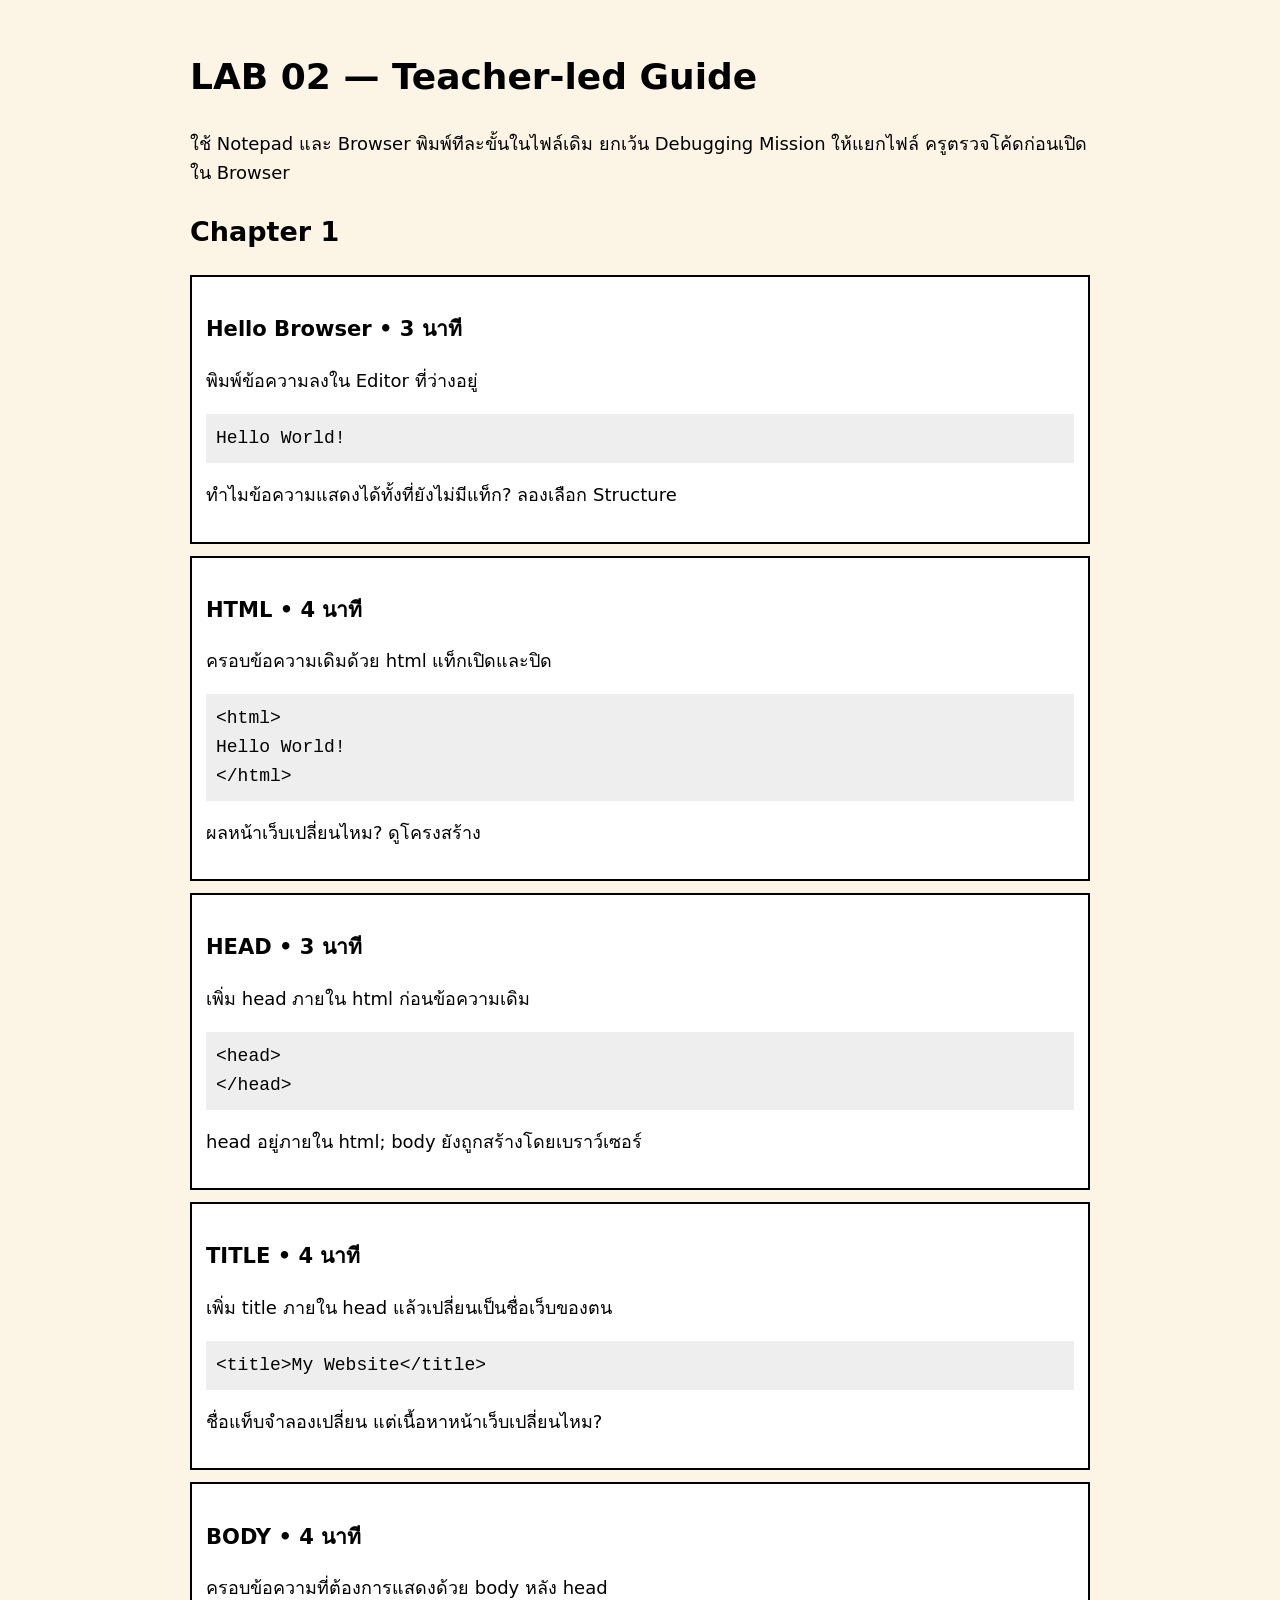
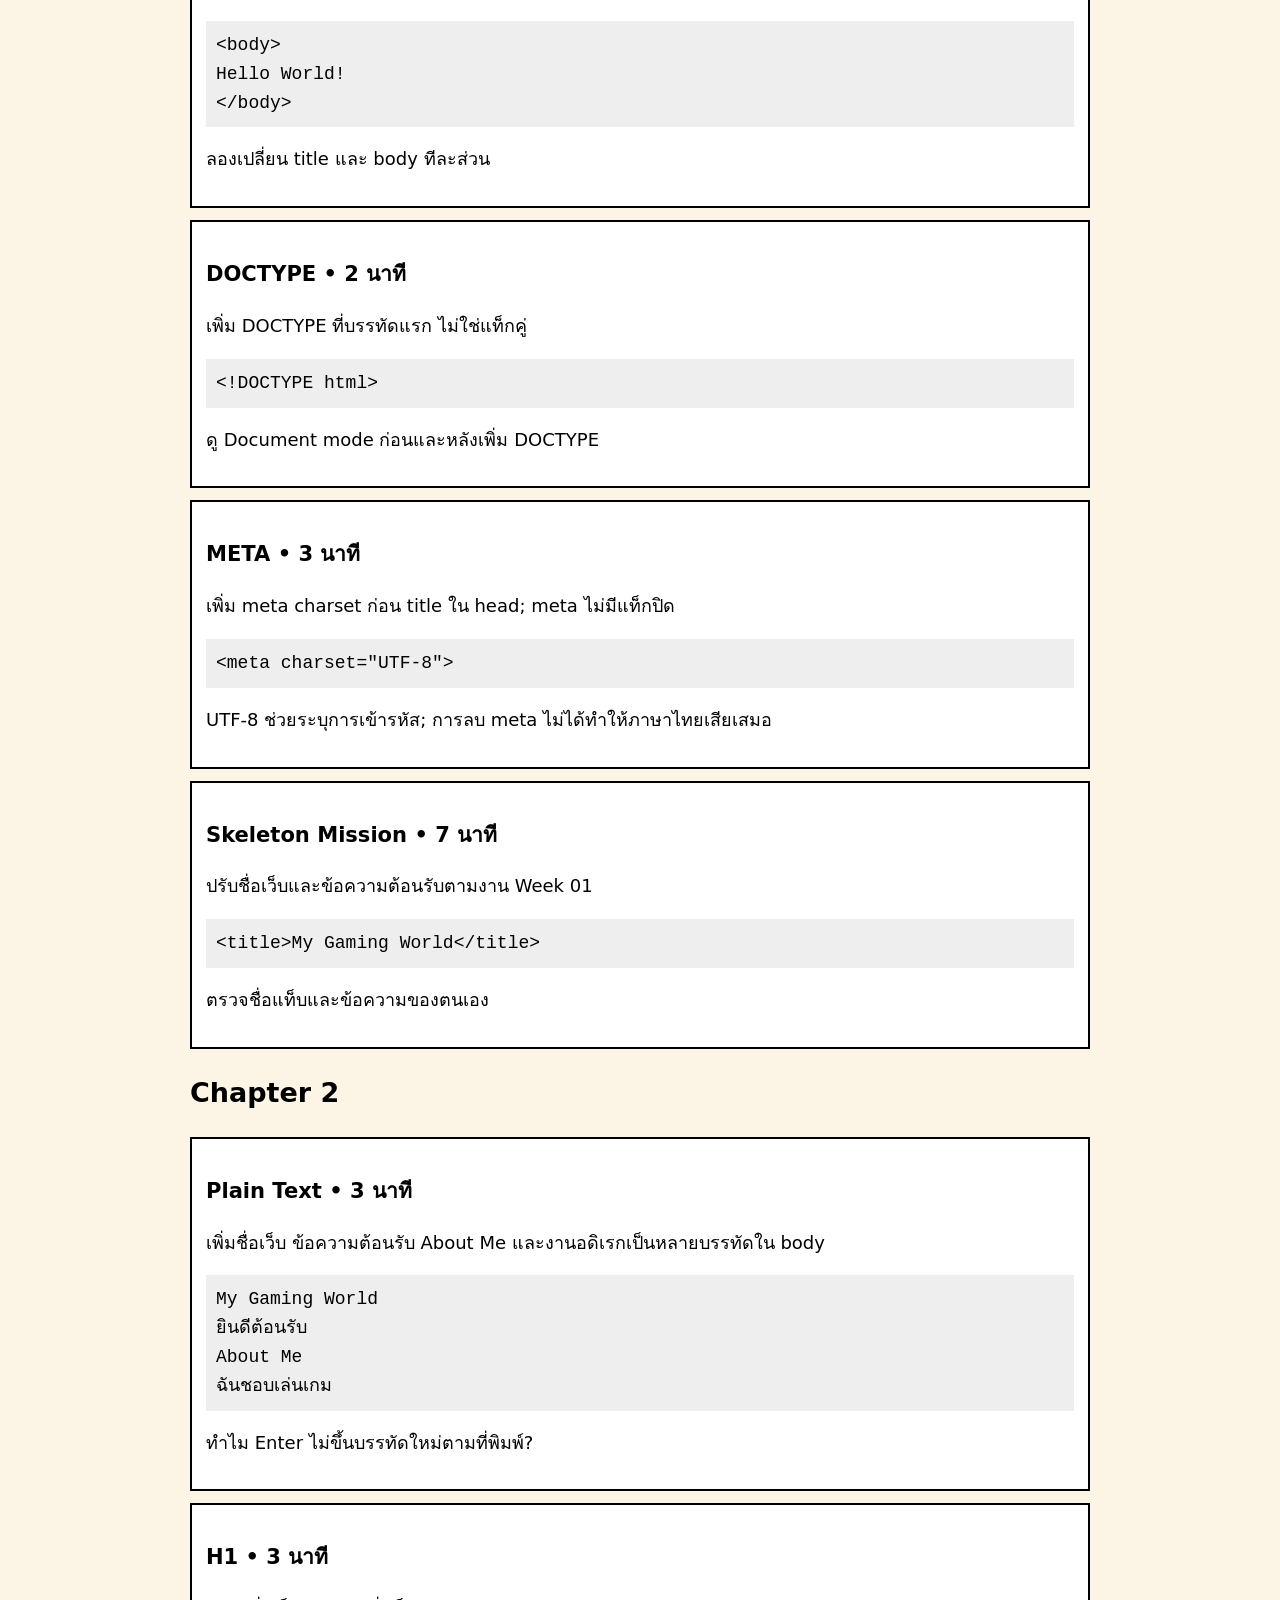
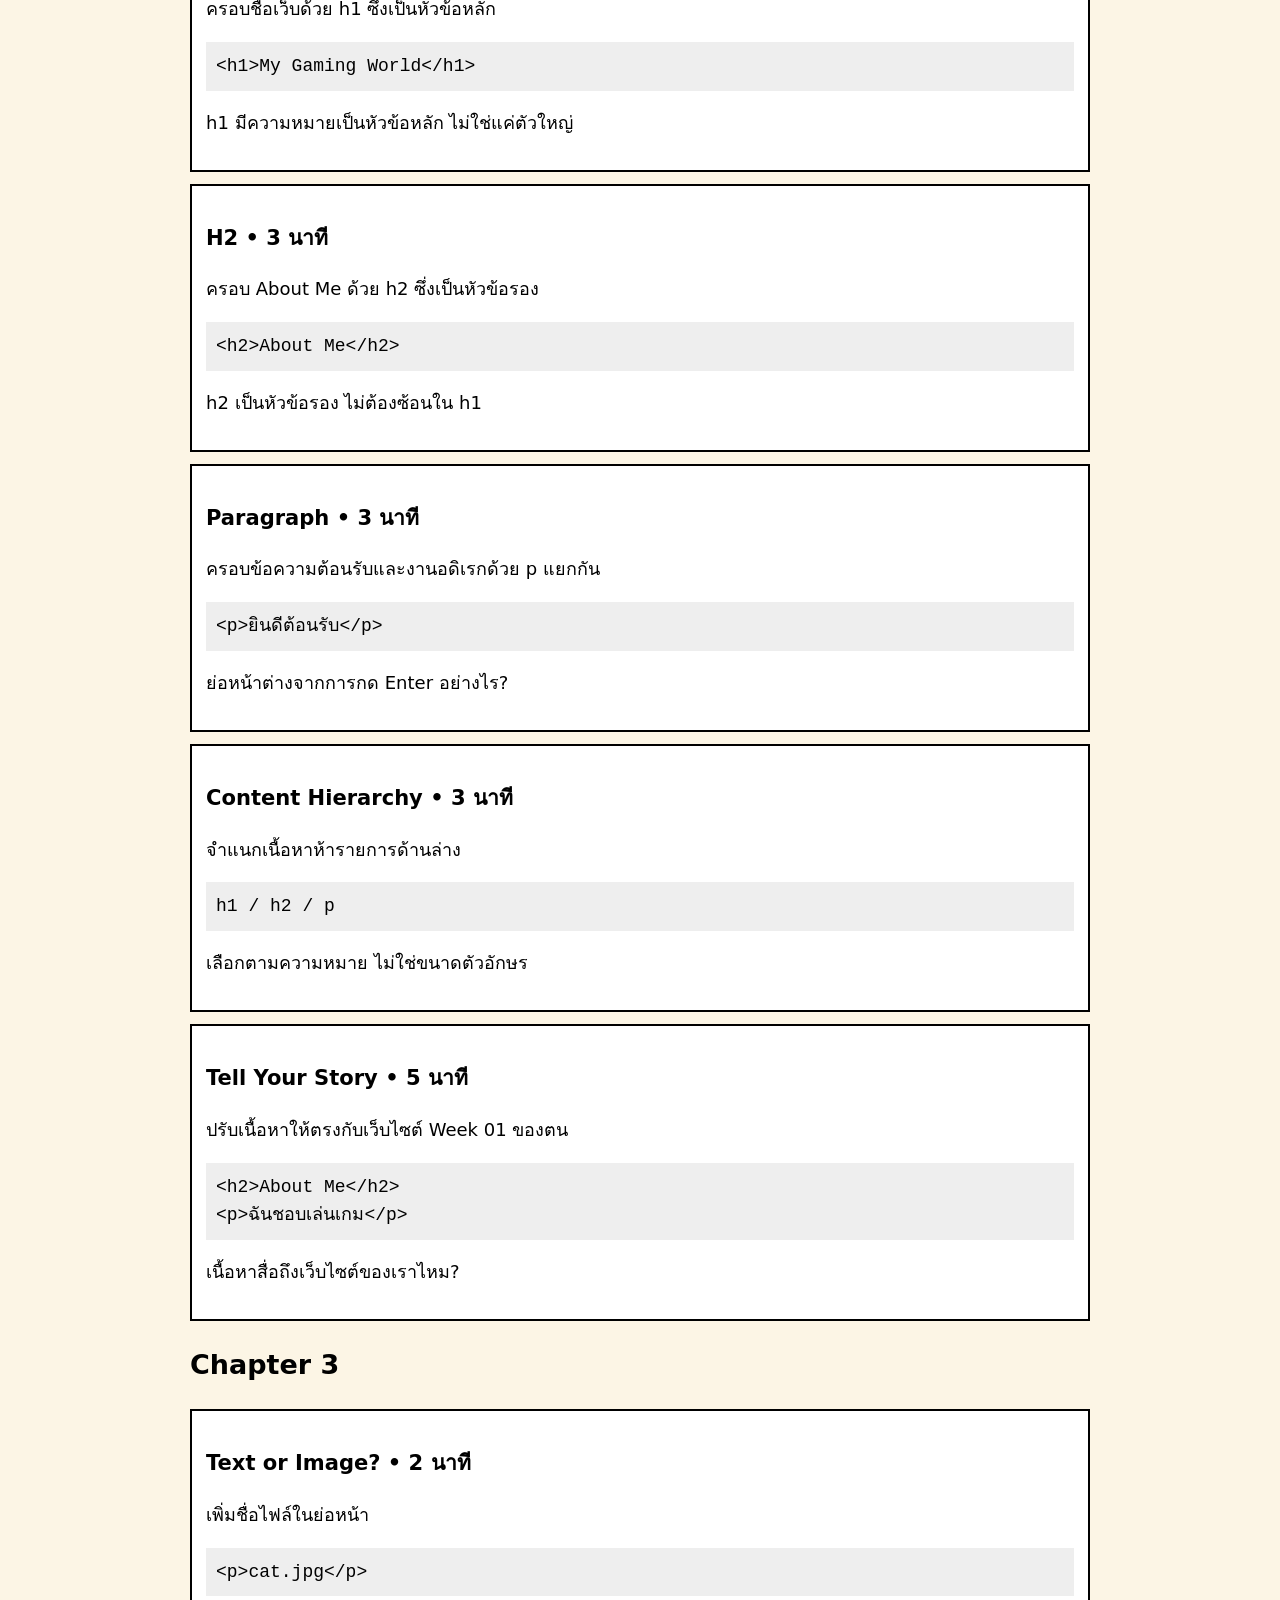
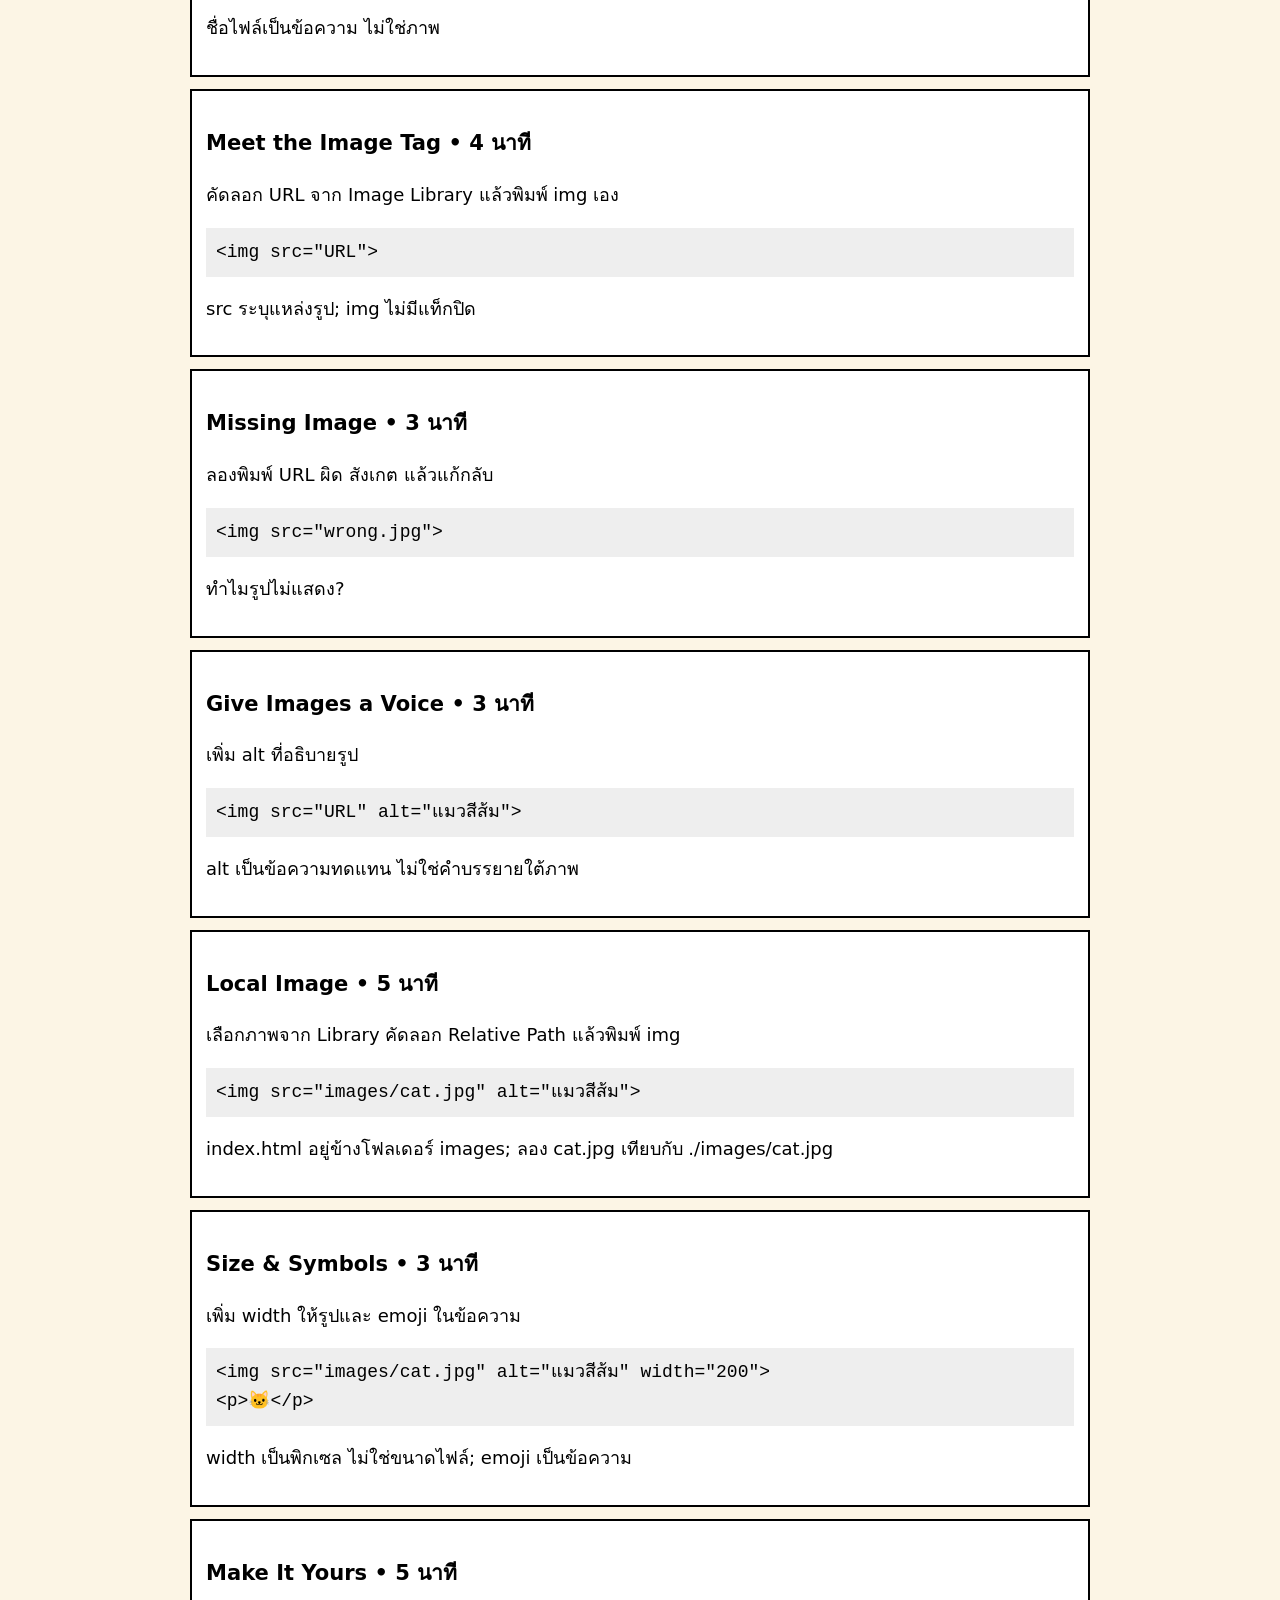
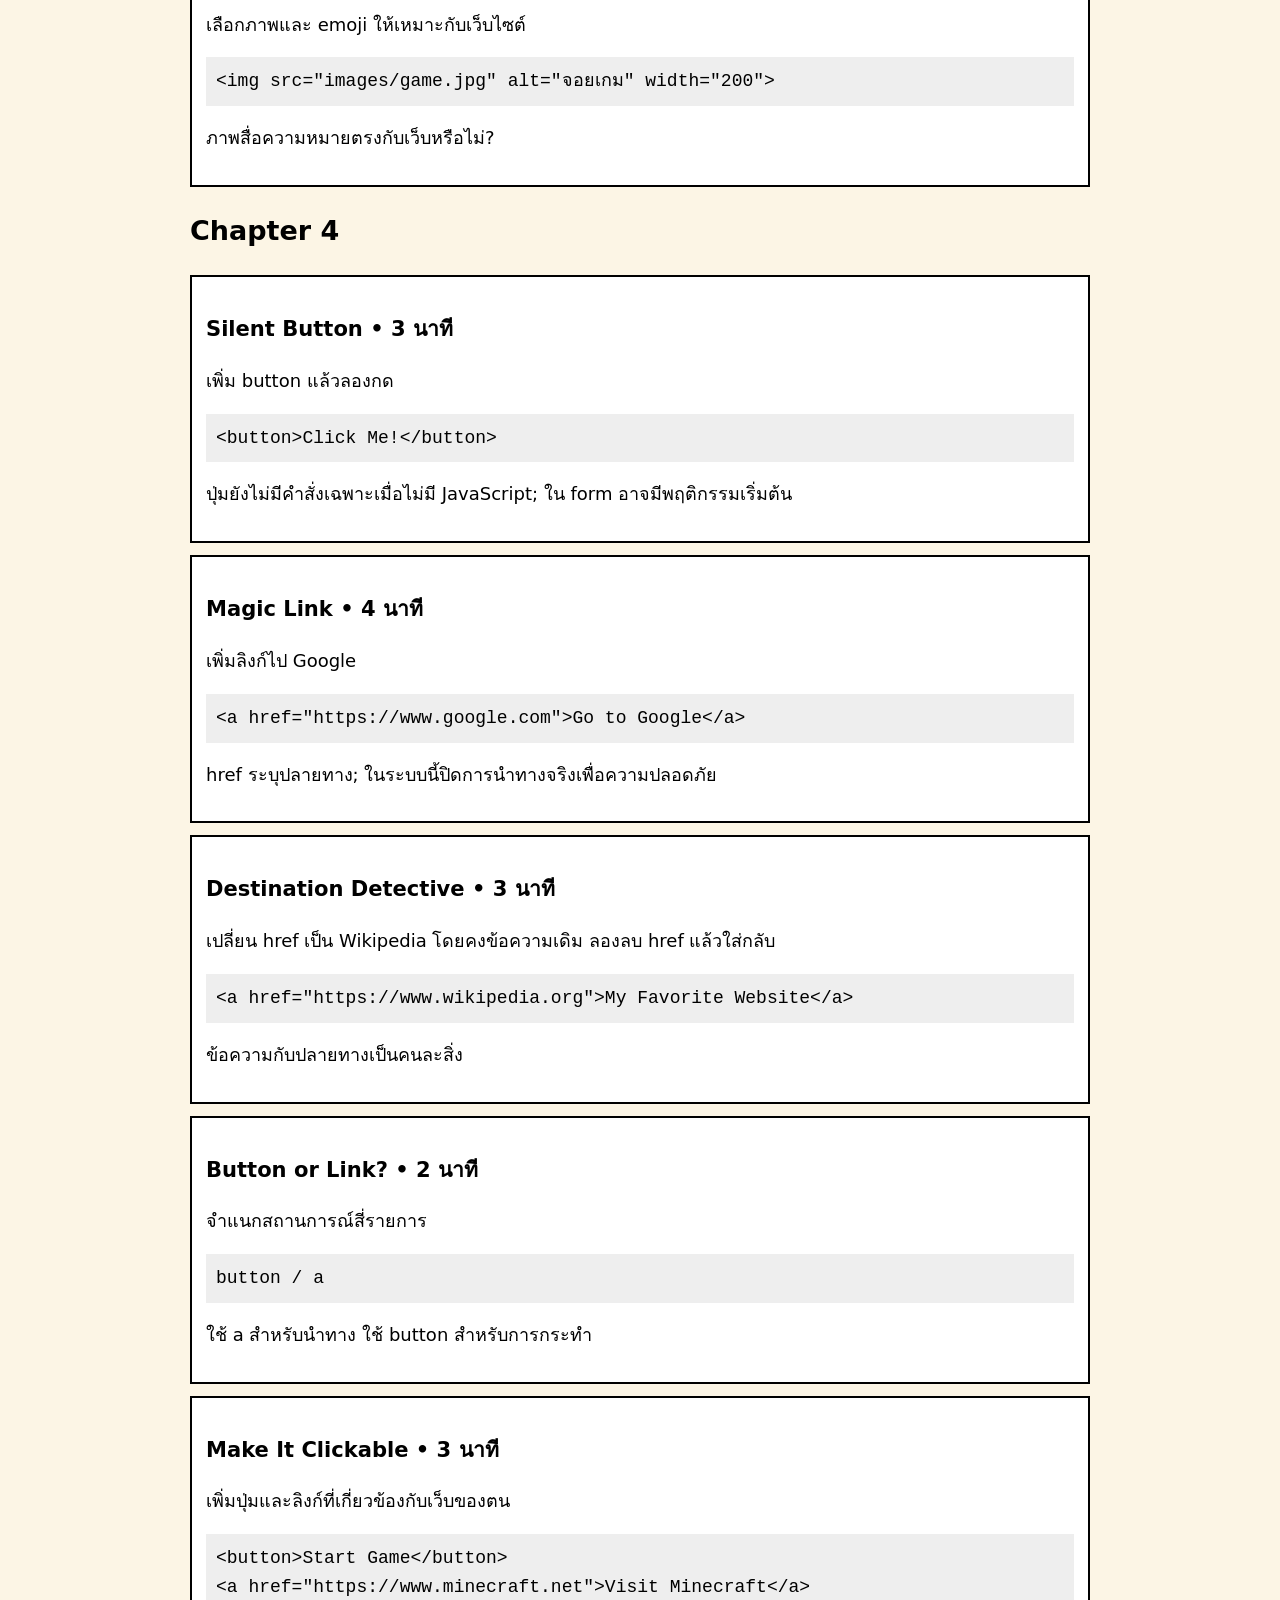
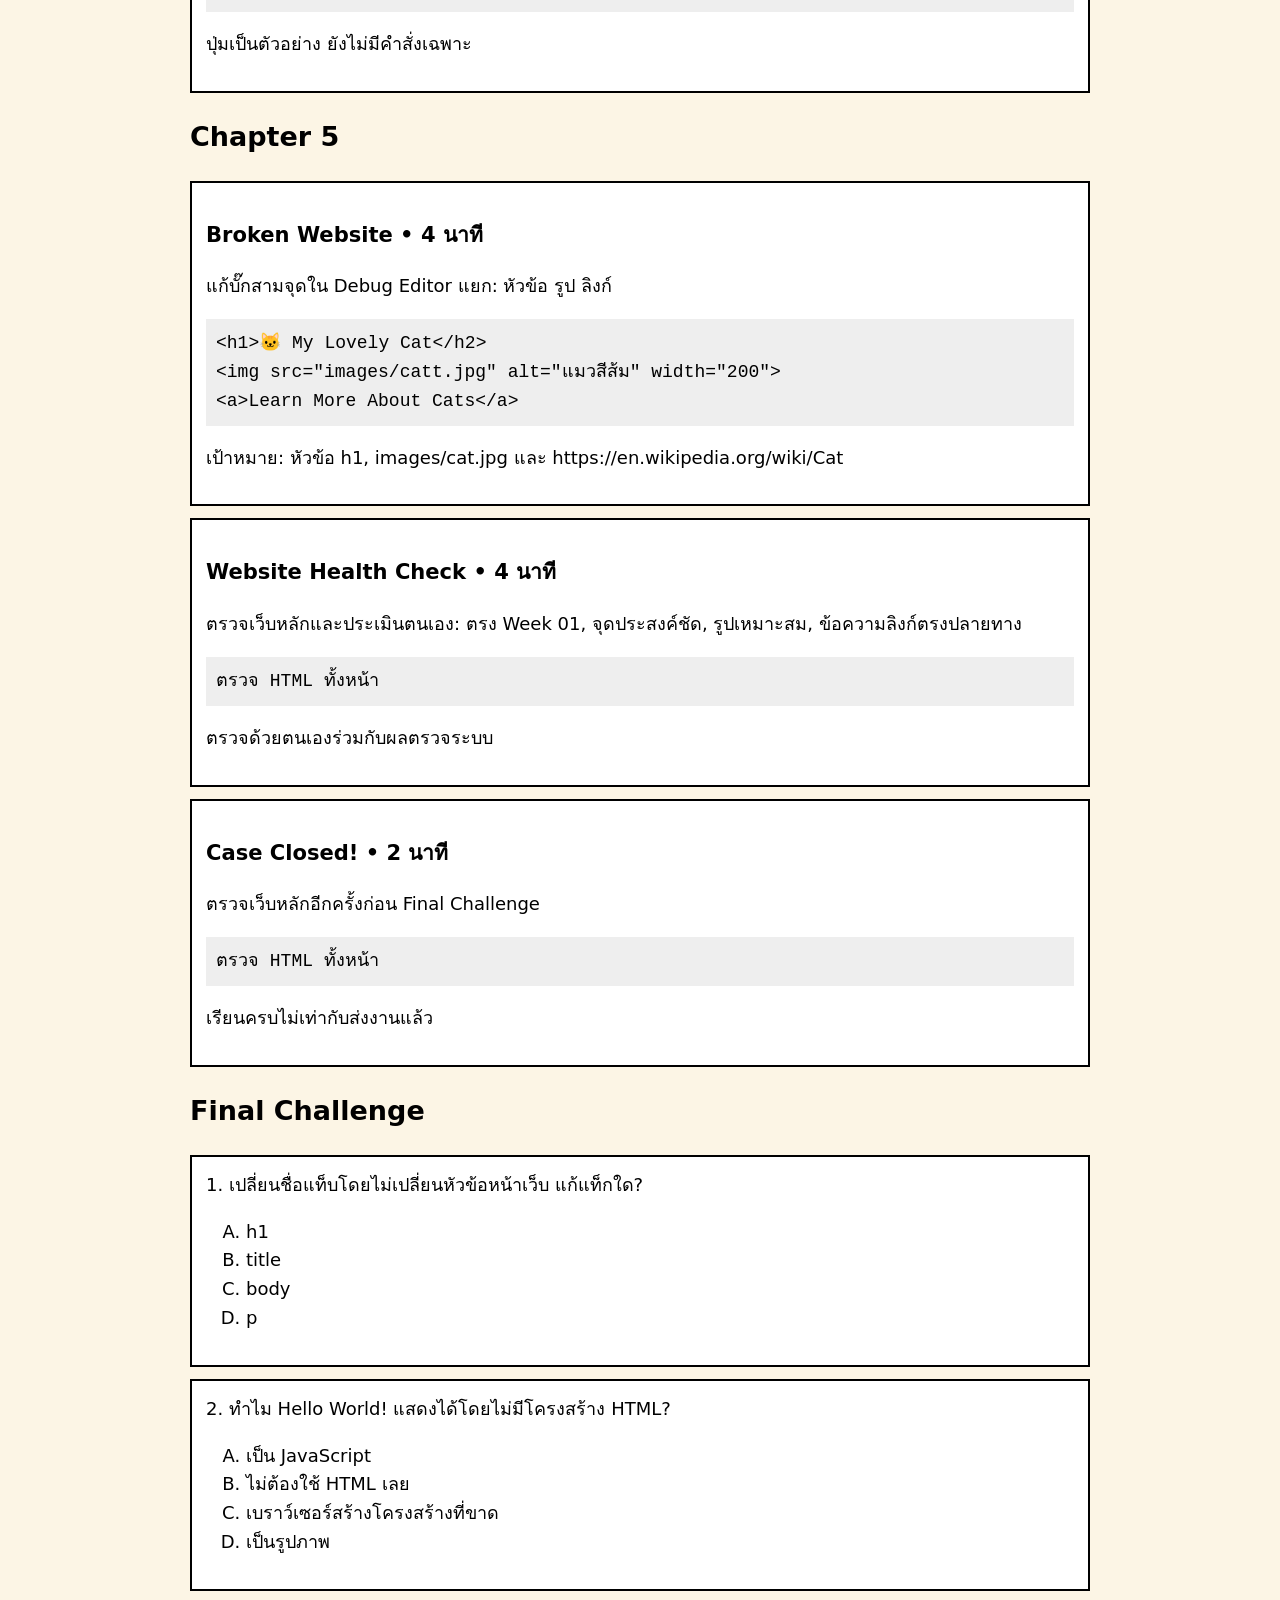
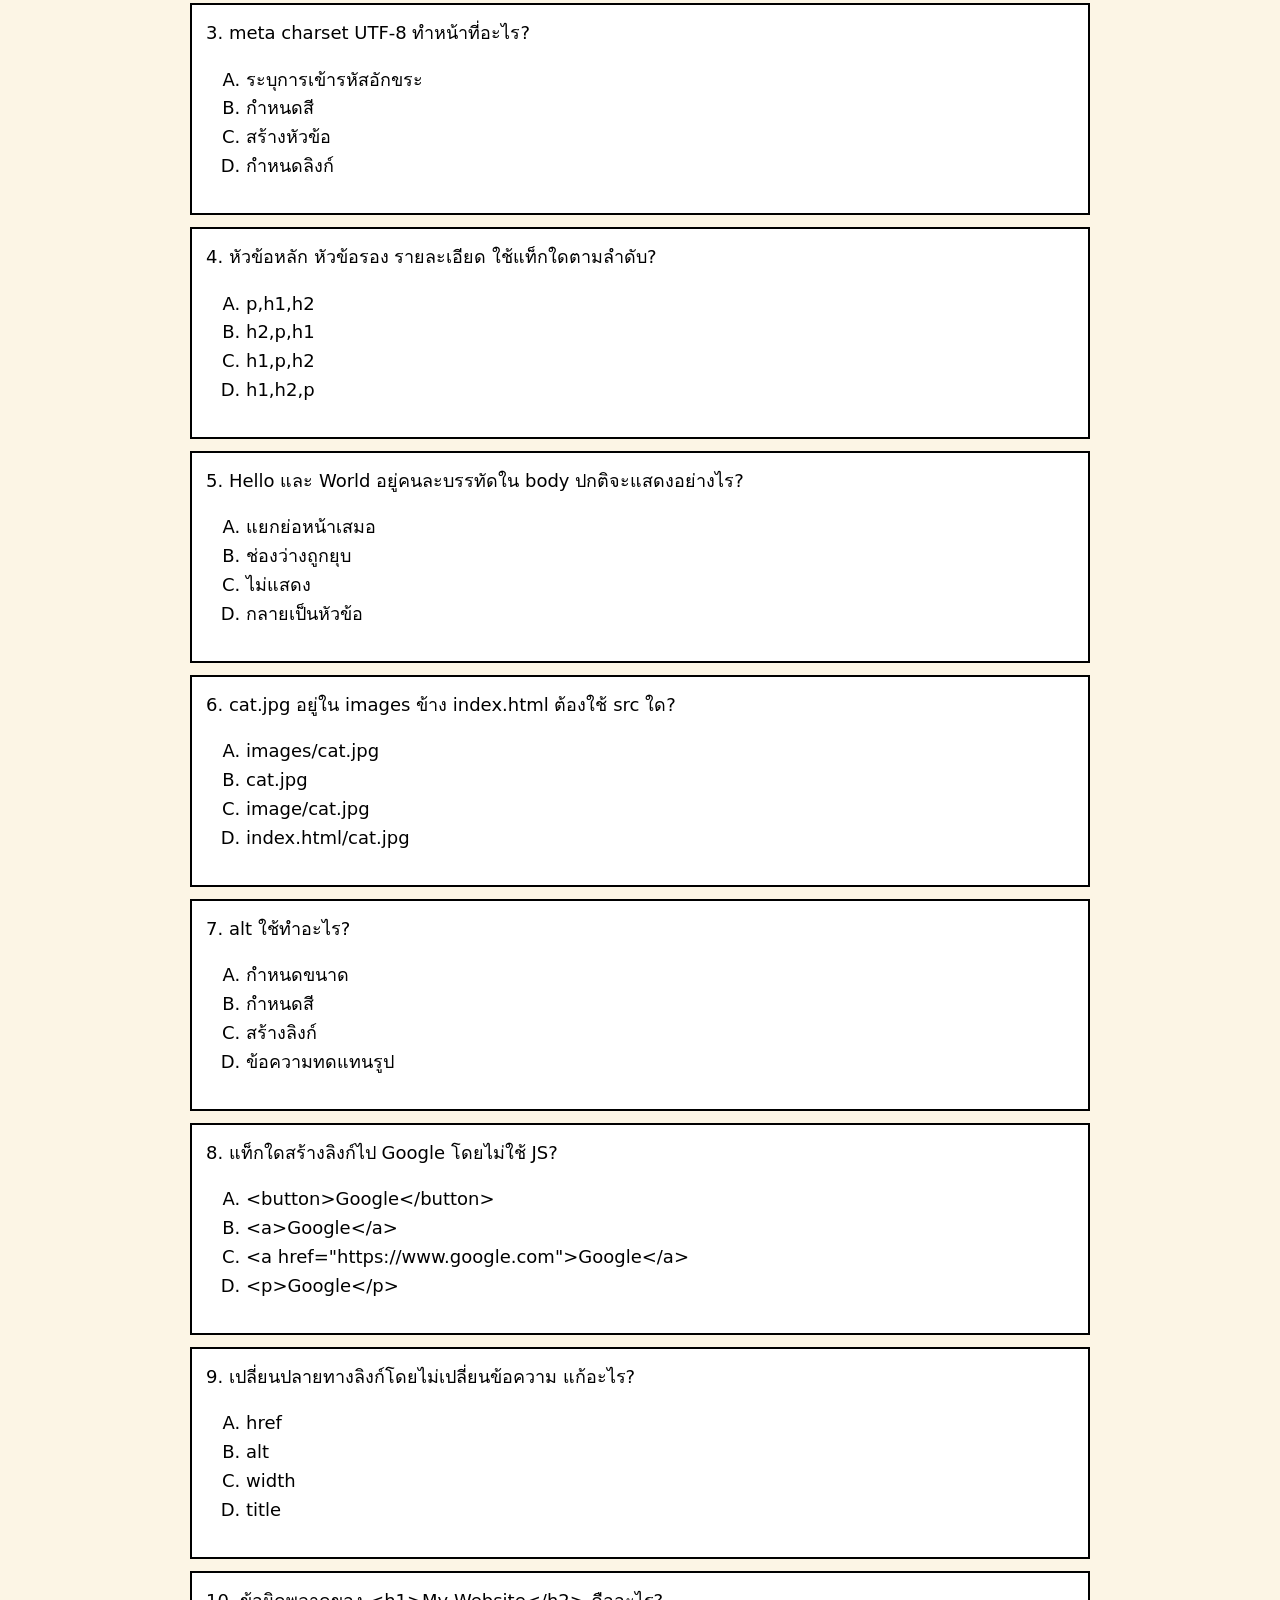
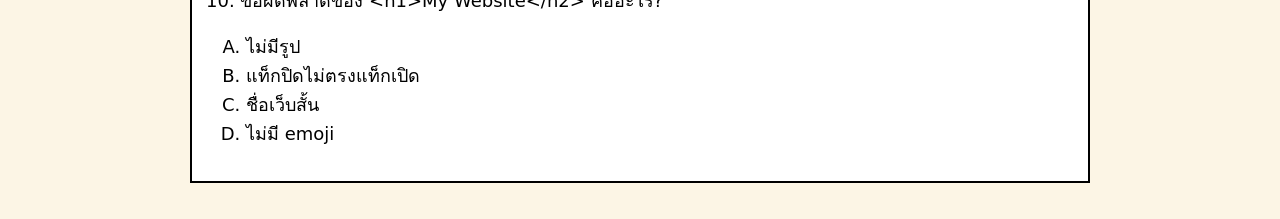
<file: lab02/guide.html>
<!doctype html><html lang="th"><meta charset="utf-8"><title>LAB 02 Lesson Guide</title><style>body{font:18px/1.6 system-ui;max-width:900px;margin:auto;padding:24px;background:#FCF5E5}article{border:2px solid;padding:14px;margin:12px 0;background:white}pre{white-space:pre-wrap;background:#eee;padding:10px}</style><h1>LAB 02 — Teacher-led Guide</h1><p>ใช้ Notepad และ Browser พิมพ์ทีละขั้นในไฟล์เดิม ยกเว้น Debugging Mission ให้แยกไฟล์ ครูตรวจโค้ดก่อนเปิดใน Browser</p><h2>Chapter 1</h2><article><h3>Hello Browser • 3 นาที</h3><p>พิมพ์ข้อความลงใน Editor ที่ว่างอยู่</p><pre>Hello World!</pre><p>ทำไมข้อความแสดงได้ทั้งที่ยังไม่มีแท็ก? ลองเลือก Structure</p></article><article><h3>HTML • 4 นาที</h3><p>ครอบข้อความเดิมด้วย html แท็กเปิดและปิด</p><pre>&lt;html&gt;
Hello World!
&lt;/html&gt;</pre><p>ผลหน้าเว็บเปลี่ยนไหม? ดูโครงสร้าง</p></article><article><h3>HEAD • 3 นาที</h3><p>เพิ่ม head ภายใน html ก่อนข้อความเดิม</p><pre>&lt;head&gt;
&lt;/head&gt;</pre><p>head อยู่ภายใน html; body ยังถูกสร้างโดยเบราว์เซอร์</p></article><article><h3>TITLE • 4 นาที</h3><p>เพิ่ม title ภายใน head แล้วเปลี่ยนเป็นชื่อเว็บของตน</p><pre>&lt;title&gt;My Website&lt;/title&gt;</pre><p>ชื่อแท็บจำลองเปลี่ยน แต่เนื้อหาหน้าเว็บเปลี่ยนไหม?</p></article><article><h3>BODY • 4 นาที</h3><p>ครอบข้อความที่ต้องการแสดงด้วย body หลัง head</p><pre>&lt;body&gt;
Hello World!
&lt;/body&gt;</pre><p>ลองเปลี่ยน title และ body ทีละส่วน</p></article><article><h3>DOCTYPE • 2 นาที</h3><p>เพิ่ม DOCTYPE ที่บรรทัดแรก ไม่ใช่แท็กคู่</p><pre>&lt;!DOCTYPE html&gt;</pre><p>ดู Document mode ก่อนและหลังเพิ่ม DOCTYPE</p></article><article><h3>META • 3 นาที</h3><p>เพิ่ม meta charset ก่อน title ใน head; meta ไม่มีแท็กปิด</p><pre>&lt;meta charset=&quot;UTF-8&quot;&gt;</pre><p>UTF-8 ช่วยระบุการเข้ารหัส; การลบ meta ไม่ได้ทำให้ภาษาไทยเสียเสมอ</p></article><article><h3>Skeleton Mission • 7 นาที</h3><p>ปรับชื่อเว็บและข้อความต้อนรับตามงาน Week 01</p><pre>&lt;title&gt;My Gaming World&lt;/title&gt;</pre><p>ตรวจชื่อแท็บและข้อความของตนเอง</p></article><h2>Chapter 2</h2><article><h3>Plain Text • 3 นาที</h3><p>เพิ่มชื่อเว็บ ข้อความต้อนรับ About Me และงานอดิเรกเป็นหลายบรรทัดใน body</p><pre>My Gaming World
ยินดีต้อนรับ
About Me
ฉันชอบเล่นเกม</pre><p>ทำไม Enter ไม่ขึ้นบรรทัดใหม่ตามที่พิมพ์?</p></article><article><h3>H1 • 3 นาที</h3><p>ครอบชื่อเว็บด้วย h1 ซึ่งเป็นหัวข้อหลัก</p><pre>&lt;h1&gt;My Gaming World&lt;/h1&gt;</pre><p>h1 มีความหมายเป็นหัวข้อหลัก ไม่ใช่แค่ตัวใหญ่</p></article><article><h3>H2 • 3 นาที</h3><p>ครอบ About Me ด้วย h2 ซึ่งเป็นหัวข้อรอง</p><pre>&lt;h2&gt;About Me&lt;/h2&gt;</pre><p>h2 เป็นหัวข้อรอง ไม่ต้องซ้อนใน h1</p></article><article><h3>Paragraph • 3 นาที</h3><p>ครอบข้อความต้อนรับและงานอดิเรกด้วย p แยกกัน</p><pre>&lt;p&gt;ยินดีต้อนรับ&lt;/p&gt;</pre><p>ย่อหน้าต่างจากการกด Enter อย่างไร?</p></article><article><h3>Content Hierarchy • 3 นาที</h3><p>จำแนกเนื้อหาห้ารายการด้านล่าง</p><pre>h1 / h2 / p</pre><p>เลือกตามความหมาย ไม่ใช่ขนาดตัวอักษร</p></article><article><h3>Tell Your Story • 5 นาที</h3><p>ปรับเนื้อหาให้ตรงกับเว็บไซต์ Week 01 ของตน</p><pre>&lt;h2&gt;About Me&lt;/h2&gt;
&lt;p&gt;ฉันชอบเล่นเกม&lt;/p&gt;</pre><p>เนื้อหาสื่อถึงเว็บไซต์ของเราไหม?</p></article><h2>Chapter 3</h2><article><h3>Text or Image? • 2 นาที</h3><p>เพิ่มชื่อไฟล์ในย่อหน้า</p><pre>&lt;p&gt;cat.jpg&lt;/p&gt;</pre><p>ชื่อไฟล์เป็นข้อความ ไม่ใช่ภาพ</p></article><article><h3>Meet the Image Tag • 4 นาที</h3><p>คัดลอก URL จาก Image Library แล้วพิมพ์ img เอง</p><pre>&lt;img src=&quot;URL&quot;&gt;</pre><p>src ระบุแหล่งรูป; img ไม่มีแท็กปิด</p></article><article><h3>Missing Image • 3 นาที</h3><p>ลองพิมพ์ URL ผิด สังเกต แล้วแก้กลับ</p><pre>&lt;img src=&quot;wrong.jpg&quot;&gt;</pre><p>ทำไมรูปไม่แสดง?</p></article><article><h3>Give Images a Voice • 3 นาที</h3><p>เพิ่ม alt ที่อธิบายรูป</p><pre>&lt;img src=&quot;URL&quot; alt=&quot;แมวสีส้ม&quot;&gt;</pre><p>alt เป็นข้อความทดแทน ไม่ใช่คำบรรยายใต้ภาพ</p></article><article><h3>Local Image • 5 นาที</h3><p>เลือกภาพจาก Library คัดลอก Relative Path แล้วพิมพ์ img</p><pre>&lt;img src=&quot;images/cat.jpg&quot; alt=&quot;แมวสีส้ม&quot;&gt;</pre><p>index.html อยู่ข้างโฟลเดอร์ images; ลอง cat.jpg เทียบกับ ./images/cat.jpg</p></article><article><h3>Size &amp; Symbols • 3 นาที</h3><p>เพิ่ม width ให้รูปและ emoji ในข้อความ</p><pre>&lt;img src=&quot;images/cat.jpg&quot; alt=&quot;แมวสีส้ม&quot; width=&quot;200&quot;&gt;
&lt;p&gt;🐱&lt;/p&gt;</pre><p>width เป็นพิกเซล ไม่ใช่ขนาดไฟล์; emoji เป็นข้อความ</p></article><article><h3>Make It Yours • 5 นาที</h3><p>เลือกภาพและ emoji ให้เหมาะกับเว็บไซต์</p><pre>&lt;img src=&quot;images/game.jpg&quot; alt=&quot;จอยเกม&quot; width=&quot;200&quot;&gt;</pre><p>ภาพสื่อความหมายตรงกับเว็บหรือไม่?</p></article><h2>Chapter 4</h2><article><h3>Silent Button • 3 นาที</h3><p>เพิ่ม button แล้วลองกด</p><pre>&lt;button&gt;Click Me!&lt;/button&gt;</pre><p>ปุ่มยังไม่มีคำสั่งเฉพาะเมื่อไม่มี JavaScript; ใน form อาจมีพฤติกรรมเริ่มต้น</p></article><article><h3>Magic Link • 4 นาที</h3><p>เพิ่มลิงก์ไป Google</p><pre>&lt;a href=&quot;https://www.google.com&quot;&gt;Go to Google&lt;/a&gt;</pre><p>href ระบุปลายทาง; ในระบบนี้ปิดการนำทางจริงเพื่อความปลอดภัย</p></article><article><h3>Destination Detective • 3 นาที</h3><p>เปลี่ยน href เป็น Wikipedia โดยคงข้อความเดิม ลองลบ href แล้วใส่กลับ</p><pre>&lt;a href=&quot;https://www.wikipedia.org&quot;&gt;My Favorite Website&lt;/a&gt;</pre><p>ข้อความกับปลายทางเป็นคนละสิ่ง</p></article><article><h3>Button or Link? • 2 นาที</h3><p>จำแนกสถานการณ์สี่รายการ</p><pre>button / a</pre><p>ใช้ a สำหรับนำทาง ใช้ button สำหรับการกระทำ</p></article><article><h3>Make It Clickable • 3 นาที</h3><p>เพิ่มปุ่มและลิงก์ที่เกี่ยวข้องกับเว็บของตน</p><pre>&lt;button&gt;Start Game&lt;/button&gt;
&lt;a href=&quot;https://www.minecraft.net&quot;&gt;Visit Minecraft&lt;/a&gt;</pre><p>ปุ่มเป็นตัวอย่าง ยังไม่มีคำสั่งเฉพาะ</p></article><h2>Chapter 5</h2><article><h3>Broken Website • 4 นาที</h3><p>แก้บั๊กสามจุดใน Debug Editor แยก: หัวข้อ รูป ลิงก์</p><pre>&lt;h1&gt;🐱 My Lovely Cat&lt;/h2&gt;
&lt;img src=&quot;images/catt.jpg&quot; alt=&quot;แมวสีส้ม&quot; width=&quot;200&quot;&gt;
&lt;a&gt;Learn More About Cats&lt;/a&gt;</pre><p>เป้าหมาย: หัวข้อ h1, images/cat.jpg และ https://en.wikipedia.org/wiki/Cat</p></article><article><h3>Website Health Check • 4 นาที</h3><p>ตรวจเว็บหลักและประเมินตนเอง: ตรง Week 01, จุดประสงค์ชัด, รูปเหมาะสม, ข้อความลิงก์ตรงปลายทาง</p><pre>ตรวจ HTML ทั้งหน้า</pre><p>ตรวจด้วยตนเองร่วมกับผลตรวจระบบ</p></article><article><h3>Case Closed! • 2 นาที</h3><p>ตรวจเว็บหลักอีกครั้งก่อน Final Challenge</p><pre>ตรวจ HTML ทั้งหน้า</pre><p>เรียนครบไม่เท่ากับส่งงานแล้ว</p></article><h2>Final Challenge</h2><article>1. เปลี่ยนชื่อแท็บโดยไม่เปลี่ยนหัวข้อหน้าเว็บ แก้แท็กใด?<ol type="A"><li>h1</li><li>title</li><li>body</li><li>p</li></ol></article><article>2. ทำไม Hello World! แสดงได้โดยไม่มีโครงสร้าง HTML?<ol type="A"><li>เป็น JavaScript</li><li>ไม่ต้องใช้ HTML เลย</li><li>เบราว์เซอร์สร้างโครงสร้างที่ขาด</li><li>เป็นรูปภาพ</li></ol></article><article>3. meta charset UTF-8 ทำหน้าที่อะไร?<ol type="A"><li>ระบุการเข้ารหัสอักขระ</li><li>กำหนดสี</li><li>สร้างหัวข้อ</li><li>กำหนดลิงก์</li></ol></article><article>4. หัวข้อหลัก หัวข้อรอง รายละเอียด ใช้แท็กใดตามลำดับ?<ol type="A"><li>p,h1,h2</li><li>h2,p,h1</li><li>h1,p,h2</li><li>h1,h2,p</li></ol></article><article>5. Hello และ World อยู่คนละบรรทัดใน body ปกติจะแสดงอย่างไร?<ol type="A"><li>แยกย่อหน้าเสมอ</li><li>ช่องว่างถูกยุบ</li><li>ไม่แสดง</li><li>กลายเป็นหัวข้อ</li></ol></article><article>6. cat.jpg อยู่ใน images ข้าง index.html ต้องใช้ src ใด?<ol type="A"><li>images/cat.jpg</li><li>cat.jpg</li><li>image/cat.jpg</li><li>index.html/cat.jpg</li></ol></article><article>7. alt ใช้ทำอะไร?<ol type="A"><li>กำหนดขนาด</li><li>กำหนดสี</li><li>สร้างลิงก์</li><li>ข้อความทดแทนรูป</li></ol></article><article>8. แท็กใดสร้างลิงก์ไป Google โดยไม่ใช้ JS?<ol type="A"><li>&lt;button&gt;Google&lt;/button&gt;</li><li>&lt;a&gt;Google&lt;/a&gt;</li><li>&lt;a href=&quot;https://www.google.com&quot;&gt;Google&lt;/a&gt;</li><li>&lt;p&gt;Google&lt;/p&gt;</li></ol></article><article>9. เปลี่ยนปลายทางลิงก์โดยไม่เปลี่ยนข้อความ แก้อะไร?<ol type="A"><li>href</li><li>alt</li><li>width</li><li>title</li></ol></article><article>10. ข้อผิดพลาดของ &lt;h1&gt;My Website&lt;/h2&gt; คืออะไร?<ol type="A"><li>ไม่มีรูป</li><li>แท็กปิดไม่ตรงแท็กเปิด</li><li>ชื่อเว็บสั้น</li><li>ไม่มี emoji</li></ol></article>
</file>
<file: lab02/style.css>
*{box-sizing:border-box}body{margin:0;background:#FCF5E5;color:#191919;font:16px/1.5 system-ui,Tahoma,sans-serif}header{display:flex;align-items:center;gap:10px;flex-wrap:wrap;background:#FFD448;border-bottom:3px solid;padding:12px 20px}header b{font-size:20px}#status{margin-right:auto;font-size:13px}button,select{font:inherit;color:inherit;border:2px solid #191919;border-radius:8px;background:white;padding:7px 12px;cursor:pointer}button{box-shadow:3px 3px #191919;font-weight:700}button:disabled{opacity:.45;cursor:not-allowed;box-shadow:none}button:focus-visible,select:focus-visible,textarea:focus-visible{outline:3px solid #2269b3;outline-offset:2px}main{max-width:1600px;margin:auto;padding:18px}h1{font-size:clamp(34px,5vw,64px);line-height:1;margin:18px 0}h1 span{color:#FF9064;margin-left:12px}h2,p{margin:5px 0}#cards{display:grid;grid-template-columns:repeat(3,1fr);gap:16px;margin:24px 0}.mission{border:3px solid;border-radius:14px;box-shadow:5px 5px #191919;padding:20px;min-height:155px;text-align:left}.mission strong{display:block;font-size:22px}.nav,.actions{display:flex;align-items:center;gap:12px;flex-wrap:wrap;margin:10px 0}.learn,.detect,#feedback{border:2px solid;border-radius:10px;padding:12px;margin:10px 0;background:white}.detect{background:#D4B8F5}.panels{display:grid;grid-template-columns:25fr 45fr 30fr;gap:12px}.panel{border:2px solid;border-radius:10px;overflow:hidden;background:white;min-width:0;box-shadow:3px 3px #191919}.panel h3{margin:0;padding:9px;font-size:14px;border-bottom:2px solid;display:flex;align-items:center;justify-content:space-between;gap:5px;flex-wrap:wrap}.orange{background:#FF9064}.yellow{background:#FFD448}.mint,.primary{background:#75CFA7}pre{white-space:pre-wrap;overflow-wrap:anywhere;padding:12px;font:14px/1.5 monospace;margin:0}textarea{width:100%;height:330px;display:block;resize:vertical;background:#20252d;color:#fff;border:0;padding:14px;font:15px/1.6 monospace;tab-size:2}#run{margin:8px}iframe{width:100%;height:310px;border:0;background:white}#tab,#dest{font-size:12px;padding:7px;background:#eee;overflow-wrap:anywhere}#tree{height:310px;overflow:auto;padding:8px;font:13px monospace}.node{border:1px solid #777;border-radius:5px;padding:5px;margin:4px;background:#f5f5ff}.node .node{background:#fff}#library{padding:8px;display:grid;gap:8px}#library img{width:70px;vertical-align:middle;margin-right:5px}#library button{font-size:12px;padding:4px}#hintText{background:#fff;border:2px dashed;border-radius:8px}.answer{display:block;width:100%;text-align:left;margin:10px 0;white-space:normal}.quizbox{max-width:800px;background:white;border:2px solid;padding:20px;border-radius:12px}.classrow{display:flex;gap:8px;align-items:center;margin:5px 0}[hidden]{display:none!important}@media(max-width:1000px){.panels{grid-template-columns:1fr 1fr}.panels>.panel:first-child{grid-column:1/-1}#cards{grid-template-columns:repeat(2,1fr)}}@media(max-width:650px){.panels,#cards{grid-template-columns:1fr}header{padding:8px}main{padding:10px}}

#learnDetails{background:#fff4bf;border:2px solid #191919;border-radius:8px;padding:10px 14px;margin:10px 0}#learnDetails summary{font-weight:800;cursor:pointer}#concept,#task{line-height:1.65;overflow-wrap:anywhere} .typeGuide{background:#fff0e7;border-left:5px solid #FF9064;padding:9px 14px;margin:8px 0}

.exampleScroll{height:clamp(390px,62vh,680px);overflow:auto;overscroll-behavior:contain;scrollbar-gutter:stable;padding:10px}#example{display:grid;gap:10px}.guideBlock{border:1px solid #191919;border-radius:8px;padding:10px;background:#fff}.guideBlock h4{font-size:14px;margin:0 0 6px}.guideBlock h5{font-size:12px;margin:10px 0 4px}.guideBlock p{font-size:14px;line-height:1.6;overflow-wrap:anywhere}.guideCode{background:#20252d;color:#fff;border-radius:6px;padding:8px;font-size:12px;line-height:1.55;white-space:pre-wrap;overflow-wrap:anywhere}.guideCode span{display:block;min-height:1.55em}.guideCode .addedLine{background:#34583d;color:#c2ffac;border-left:3px solid #75cfa7;padding-left:3px}.guideBlock.expected{background:#ddf2e5}.guideBlock.remember{background:#fff0ba}.panels{align-items:start;grid-template-columns:30fr 40fr 30fr}.panel textarea{height:clamp(340px,55vh,620px)}.panel iframe,.panel #tree{height:clamp(340px,55vh,620px)}@media(max-width:1000px){.panels{grid-template-columns:1fr 1fr}.exampleScroll{height:390px}}@media(max-width:650px){.panels{grid-template-columns:1fr}}

#typeDetails summary{font-weight:800;cursor:pointer}#guidedSteps{display:grid;grid-template-columns:1fr 2fr;gap:10px;margin-top:12px}#guidedSteps .guideBlock{min-width:0}#guidedSteps .guideCode{font-size:14px}#guidedSteps .guideBlock p{font-size:15px}#example{white-space:pre-wrap;overflow-wrap:anywhere;font:14px/1.6 monospace;padding:4px} .panels{grid-template-columns:25fr 45fr 30fr}.exampleScroll{height:clamp(340px,55vh,620px)}@media(max-width:1000px){.panels{grid-template-columns:1fr 1fr}#guidedSteps{grid-template-columns:1fr}}@media(max-width:650px){.panels{grid-template-columns:1fr}}

#learnDetails{padding:0;background:#fffdf5;border:3px solid #191919;border-radius:14px;overflow:hidden;box-shadow:4px 4px #191919;margin:14px 0 20px}#learnDetails summary{display:flex;align-items:center;gap:14px;background:#ffd448;padding:16px;list-style:none}#learnDetails summary::-webkit-details-marker{display:none}#learnDetails summary:after{content:'▾';margin-left:auto;font-size:24px}#learnDetails[open] summary:after{content:'▴'}#learnDetails[open] summary{border-bottom:2px solid}#learnDetails summary small,#learnDetails summary strong{display:block}#learnDetails summary strong{font-size:clamp(18px,2vw,25px)}.knowledgeIcon{background:#191919;color:#ffd448;border-radius:9px;padding:8px 13px;font-size:27px}.knowledgeBody{padding:clamp(16px,3vw,30px);max-width:1050px}.knowledgeBody h3{font-size:clamp(23px,2.5vw,32px);margin:0 0 12px}.knowledgeBody h4{font-size:19px;margin:18px 0 5px}.knowledgeBody p{font-size:17px;line-height:1.8;margin:8px 0}.knowledgeDefinition{font-weight:600}.knowledgeExample{margin-top:18px;background:#f1e9d8;border-left:5px solid #191919;border-radius:6px;padding:14px;font:600 16px/1.7 system-ui,Tahoma,sans-serif;white-space:pre-wrap;overflow-wrap:anywhere}#mode{max-width:100%}
</file>
